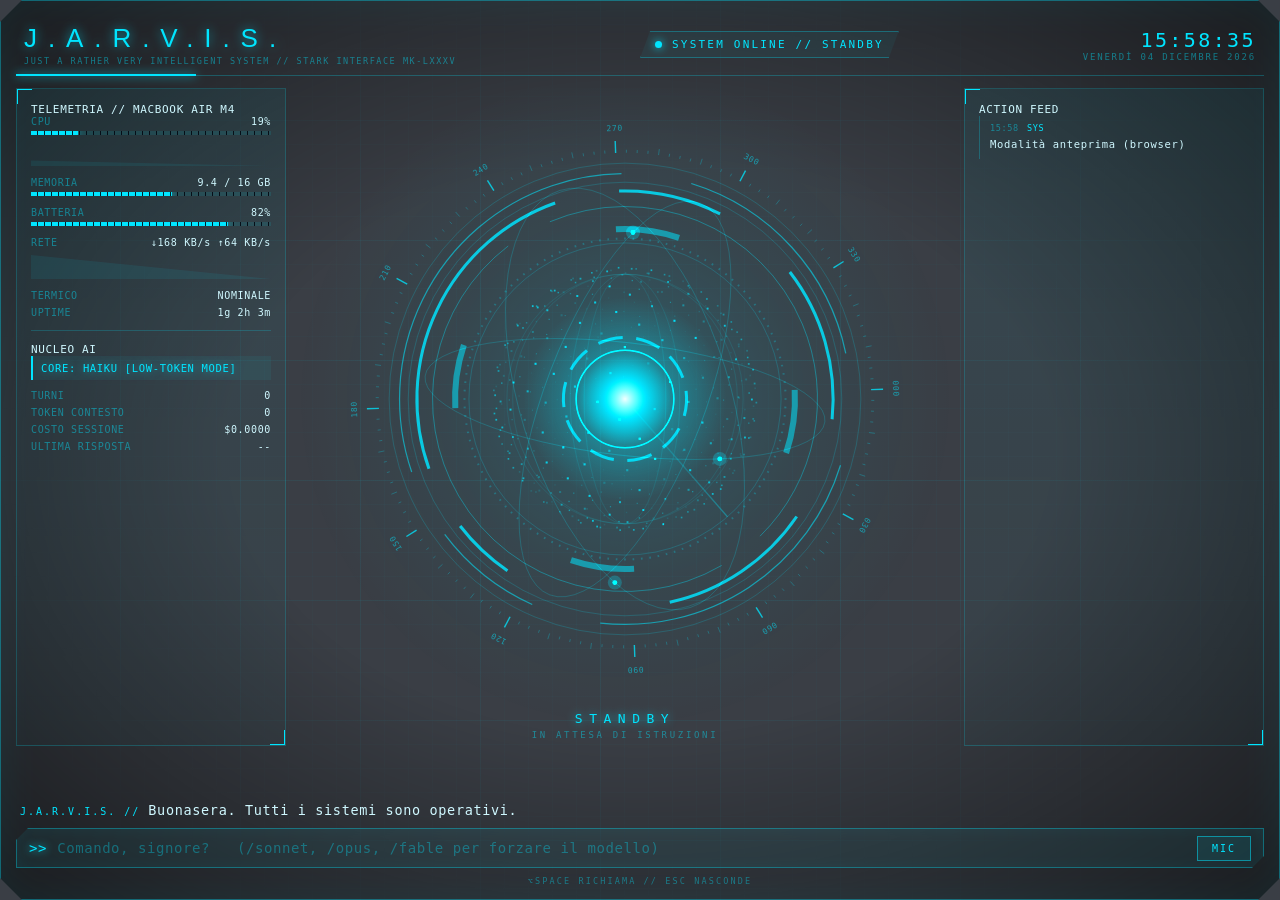
<file: HUD/index.html>
<!DOCTYPE html>
<html lang="it">
<head>
<meta charset="utf-8">
<meta name="viewport" content="width=device-width, initial-scale=1">
<title>J.A.R.V.I.S.</title>
<link rel="stylesheet" href="hud.css">
</head>
<body class="standby">
<div class="grid-bg"></div>
<div class="vignette"></div>

<header class="top">
  <div class="brand">
    <div class="logo">J.A.R.V.I.S.</div>
    <div class="sub">JUST A RATHER VERY INTELLIGENT SYSTEM // STARK INTERFACE MK-LXXXV</div>
  </div>
  <div class="status">
    <span class="dot"></span>
    <span id="status-text">SYSTEM ONLINE // STANDBY</span>
  </div>
  <div class="clock">
    <div id="clock-time">--:--:--</div>
    <div id="clock-date">---</div>
  </div>
</header>

<aside class="panel left">
  <div class="panel-title">TELEMETRIA // MACBOOK AIR M4</div>
  <div class="metric">
    <div class="row"><span>CPU</span><span id="cpu-val">--%</span></div>
    <div class="bar"><i id="cpu-bar"></i></div>
    <canvas class="spark" id="cpu-spark"></canvas>
  </div>
  <div class="metric">
    <div class="row"><span>MEMORIA</span><span id="ram-val">--</span></div>
    <div class="bar"><i id="ram-bar"></i></div>
  </div>
  <div class="metric">
    <div class="row"><span>BATTERIA</span><span id="batt-val">--%</span></div>
    <div class="bar"><i id="batt-bar"></i></div>
  </div>
  <div class="metric">
    <div class="row"><span>RETE</span><span id="net-val">-- / --</span></div>
    <canvas class="spark" id="net-spark"></canvas>
  </div>
  <div class="kv"><span>TERMICO</span><span id="thermal-val">--</span></div>
  <div class="kv"><span>UPTIME</span><span id="uptime-val">--</span></div>
  <div class="divider"></div>
  <div class="panel-title">NUCLEO AI</div>
  <div class="core-label" id="model-val">CORE: HAIKU [LOW-TOKEN MODE]</div>
  <div class="kv"><span>TURNI</span><span id="turns-val">0</span></div>
  <div class="kv"><span>TOKEN CONTESTO</span><span id="tok-val">0</span></div>
  <div class="kv"><span>COSTO SESSIONE</span><span id="cost-val">$0.0000</span></div>
  <div class="kv"><span>ULTIMA RISPOSTA</span><span id="lat-val">--</span></div>
</aside>

<main class="center">
  <canvas id="core"></canvas>
  <div class="module" id="module">
    <div class="module-name" id="module-name">STANDBY</div>
    <div class="module-sub" id="module-sub">IN ATTESA DI ISTRUZIONI</div>
  </div>
  <div class="alert" id="alert" hidden>
    <div class="alert-title">// PROTOCOLLO DI SICUREZZA: CONFERMA RICHIESTA</div>
    <div class="alert-text" id="alert-text"></div>
    <div class="alert-actions">
      <button id="btn-confirm">CONFERMA</button>
      <button id="btn-cancel" class="ghost">ANNULLA</button>
    </div>
    <div class="alert-hint">INVIO = CONFERMA // ESC = ANNULLA</div>
  </div>
</main>

<div class="right-col">
  <aside class="panel right">
    <div class="panel-title">ACTION FEED</div>
    <ul class="feed" id="feed"></ul>
  </aside>
</div>

<footer class="bottom">
  <div class="transcript">
    <div class="line user" id="t-user"></div>
    <div class="line tool" id="t-tool"></div>
    <div class="line reply" id="t-reply">Buonasera. Tutti i sistemi sono operativi.</div>
  </div>
  <form class="cmd" id="cmd-form" autocomplete="off">
    <span class="prompt">&gt;&gt;</span>
    <input id="cmd" type="text" spellcheck="false" placeholder="Comando, signore?   (/sonnet, /opus, /fable per forzare il modello)">
    <button type="button" class="mic" id="btn-mic" title="Push-to-talk">MIC</button>
  </form>
  <div class="hint">⌥SPACE RICHIAMA // ESC NASCONDE</div>
</footer>

<script src="hud.js"></script>
</body>
</html>
</file>
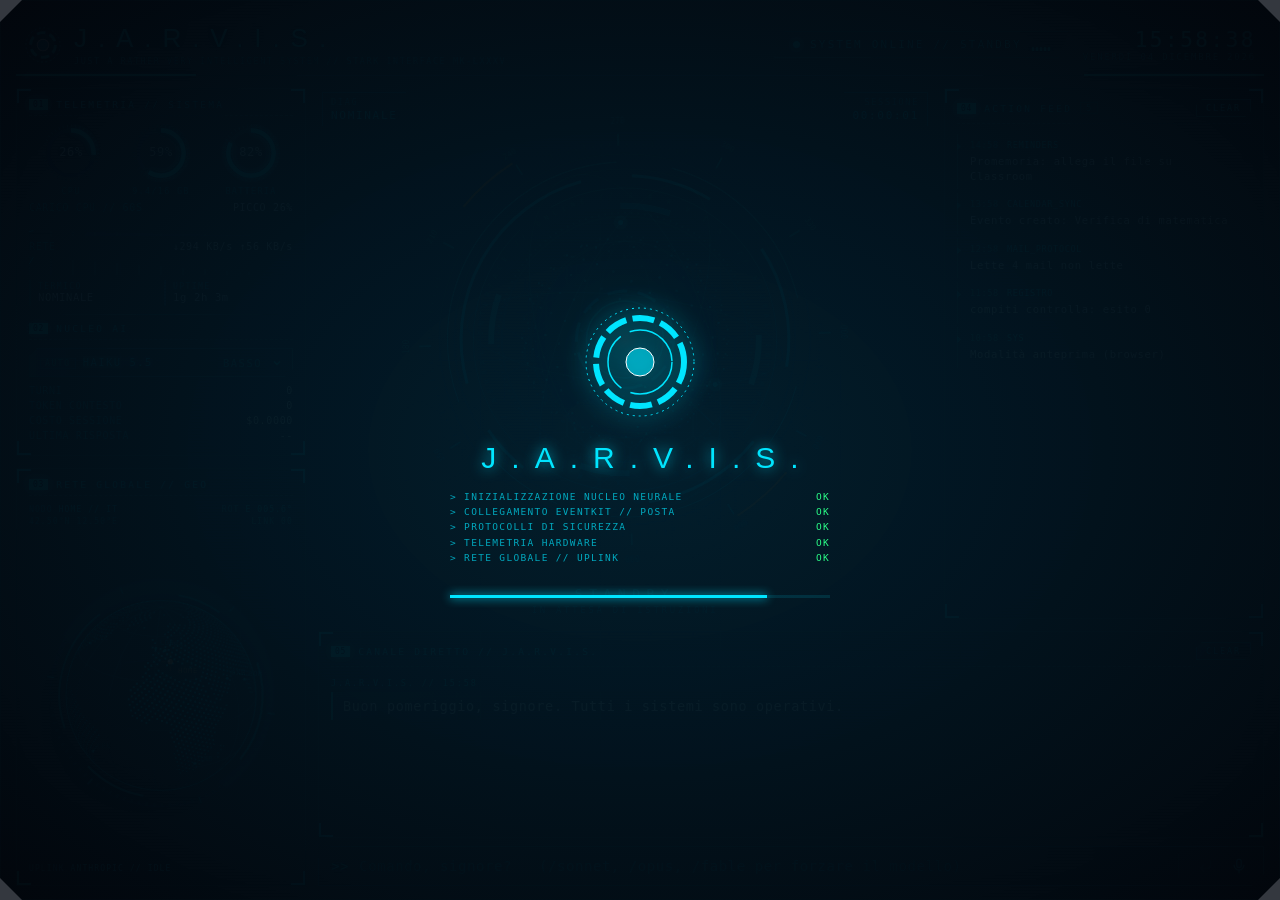
<file: macos/HUD/index.html>
<!DOCTYPE html>
<html lang="it">
<head>
<meta charset="utf-8">
<meta name="viewport" content="width=device-width, initial-scale=1">
<title>J.A.R.V.I.S.</title>
<link rel="stylesheet" href="hud.css">
</head>
<body class="standby">
<div class="grid-bg" aria-hidden="true"></div>
<div class="hex-bg" aria-hidden="true"></div>
<div class="scanlines" aria-hidden="true"></div>
<div class="vignette" aria-hidden="true"></div>

<!-- boot sequence (first load only, click to skip) -->
<div class="boot" id="boot" aria-hidden="true">
  <div class="boot-inner">
    <svg class="boot-reactor" viewBox="0 0 120 120">
      <circle cx="60" cy="60" r="54" class="br-ring" />
      <circle cx="60" cy="60" r="44" class="br-seg" />
      <circle cx="60" cy="60" r="32" class="br-ring2" />
      <circle cx="60" cy="60" r="14" class="br-core" />
    </svg>
    <div class="boot-title">J.A.R.V.I.S.</div>
    <div class="boot-lines" id="boot-lines"></div>
    <div class="boot-bar"><i id="boot-bar"></i></div>
  </div>
</div>

<header class="top">
  <div class="brand">
    <svg class="reactor" viewBox="0 0 40 40" aria-hidden="true">
      <circle cx="20" cy="20" r="18" class="r-out" />
      <circle cx="20" cy="20" r="13" class="r-seg" />
      <circle cx="20" cy="20" r="6" class="r-core" />
    </svg>
    <div>
      <div class="logo">J.A.R.V.I.S.</div>
      <div class="sub">JUST A RATHER VERY INTELLIGENT SYSTEM // STARK INTERFACE MK-LXXXV</div>
    </div>
  </div>
  <div class="status">
    <span class="dot" aria-hidden="true"></span>
    <span id="status-text" role="status">SYSTEM ONLINE // STANDBY</span>
    <span class="eq" aria-hidden="true"><i></i><i></i><i></i><i></i><i></i></span>
  </div>
  <div class="clock">
    <div id="clock-time">--:--:--</div>
    <div id="clock-date">---</div>
  </div>
  <div class="progress" id="progress" role="progressbar" aria-label="Avanzamento della richiesta" aria-valuemin="0" aria-valuemax="100" aria-valuenow="0">
    <i class="progress-fill" id="progress-fill"></i>
    <span class="progress-pct" id="progress-pct">0%</span>
  </div>
</header>

<div class="left-col">
  <aside class="panel telem">
    <div class="panel-title"><span class="idx">01</span><span id="telem-title">TELEMETRIA // SISTEMA</span></div>
    <div class="gauges">
      <div class="gauge" id="g-cpu">
        <svg viewBox="0 0 64 64" aria-hidden="true"><circle class="g-tick" cx="32" cy="32" r="30"/><circle class="g-trk" cx="32" cy="32" r="25"/><circle class="g-val" cx="32" cy="32" r="25"/></svg>
        <div class="g-num" id="cpu-val">--%</div>
        <div class="g-lbl">CPU</div>
      </div>
      <div class="gauge" id="g-ram">
        <svg viewBox="0 0 64 64" aria-hidden="true"><circle class="g-tick" cx="32" cy="32" r="30"/><circle class="g-trk" cx="32" cy="32" r="25"/><circle class="g-val" cx="32" cy="32" r="25"/></svg>
        <div class="g-num" id="ram-pct">--%</div>
        <div class="g-lbl" id="ram-val">MEM</div>
      </div>
      <div class="gauge" id="g-batt">
        <svg viewBox="0 0 64 64" aria-hidden="true"><circle class="g-tick" cx="32" cy="32" r="30"/><circle class="g-trk" cx="32" cy="32" r="25"/><circle class="g-val" cx="32" cy="32" r="25"/></svg>
        <div class="g-num" id="batt-val">--%</div>
        <div class="g-lbl" id="batt-lbl">BATT</div>
      </div>
    </div>
    <div class="metric">
      <div class="row"><span>CARICO CPU // 60S</span><span id="cpu-peak">PICCO --%</span></div>
      <canvas class="spark" id="cpu-spark" aria-hidden="true"></canvas>
    </div>
    <div class="metric">
      <div class="row"><span>RETE</span><span id="net-val">-- / --</span></div>
      <canvas class="spark" id="net-spark" aria-hidden="true"></canvas>
    </div>
    <div class="kv2">
      <div><span>TERMICO</span><b id="thermal-val">--</b></div>
      <div><span>UPTIME</span><b id="uptime-val">--</b></div>
    </div>
    <div class="divider"></div>
    <div class="panel-title"><span class="idx">02</span>NUCLEO AI</div>
    <button type="button" class="core-pick" id="core-pick" aria-haspopup="menu" aria-expanded="false" title="Cambia modello e impegno">
      <span class="cp-model"><em id="cp-auto" hidden>AUTO</em><b id="cp-name">HAIKU 5.5</b></span>
      <span class="cp-effort" id="cp-effort">BASSO</span>
      <svg class="cp-caret" viewBox="0 0 10 10" aria-hidden="true"><path d="M2 3.5l3 3 3-3"/></svg>
    </button>
    <div class="kv"><span>TURNI</span><span id="turns-val">0</span></div>
    <div class="kv"><span>TOKEN CONTESTO</span><span id="tok-val">0</span></div>
    <div class="kv"><span>COSTO SESSIONE</span><span id="cost-val">$0.0000</span></div>
    <div class="kv"><span>ULTIMA RISPOSTA</span><span id="lat-val">--</span></div>
  </aside>

  <aside class="panel globe-panel">
    <div class="panel-title"><span class="idx">03</span>RETE GLOBALE // GEO</div>
    <div class="globe-wrap">
      <canvas id="globe" aria-hidden="true"></canvas>
      <div class="geo tl"><div>NODO <b>HOME // IT</b></div><div>42.50°N 12.50°E</div></div>
      <div class="geo tr"><div>ROT <b id="geo-rot">000.0°</b></div><div id="geo-links">LINK 0</div></div>
      <div class="geo bl"><div>UPLINK <b id="geo-uplink">ANTHROPIC // IDLE</b></div></div>
    </div>
  </aside>
</div>

<main class="center">
  <canvas id="core" role="img" aria-label="Sfera animata di J.A.R.V.I.S.: cambia colore e movimento in base allo stato (attesa, ascolto, elaborazione, risposta)"></canvas>
  <div class="hud-corner tl"><div>DIAG</div><b id="diag-val">NOMINALE</b></div>
  <div class="hud-corner tr"><div>SESSIONE</div><b id="sess-val">00:00:00</b></div>
  <div class="module" id="module">
    <div class="module-name" id="module-name">STANDBY</div>
    <div class="module-sub" id="module-sub">IN ATTESA DI ISTRUZIONI</div>
  </div>
  <div class="alert" id="alert" role="alertdialog" aria-modal="true" aria-labelledby="alert-title" aria-describedby="alert-text" hidden>
    <div class="alert-title" id="alert-title">// PROTOCOLLO DI SICUREZZA: CONFERMA RICHIESTA</div>
    <div class="alert-text" id="alert-text"></div>
    <div class="alert-actions">
      <button id="btn-confirm">CONFERMA</button>
      <button id="btn-cancel" class="ghost">ANNULLA</button>
    </div>
    <div class="alert-hint">INVIO = CONFERMA // ESC = ANNULLA</div>
  </div>
</main>

<div class="right-col">
  <aside class="panel right">
    <div class="panel-head">
      <div class="panel-title"><span class="idx">04</span>ACTION FEED <span class="count" id="feed-count">0</span></div>
      <button class="mini" id="btn-clear-feed" title="Elimina tutte le voci del feed">CLEAR</button>
    </div>
    <ul class="feed scroll" id="feed" aria-label="Azioni eseguite" aria-live="polite"></ul>
  </aside>
</div>

<footer class="bottom">
  <section class="panel chat">
    <div class="panel-head">
      <div class="panel-title"><span class="idx">05</span>CANALE DIRETTO // J.A.R.V.I.S.</div>
      <button class="mini" id="btn-clear-chat" title="Pulisce la cronologia della chat">CLEAR</button>
    </div>
    <div class="chat-log scroll" id="chat" role="log" aria-live="polite" aria-label="Conversazione con J.A.R.V.I.S."></div>
    <button class="jump" id="btn-jump" hidden>▼ ULTIMI MESSAGGI</button>
  </section>
  <form class="cmd" id="cmd-form" autocomplete="off">
    <span class="prompt" aria-hidden="true">&gt;&gt;</span>
    <label for="cmd" class="sr-only">Comando per J.A.R.V.I.S.</label>
    <input id="cmd" type="text" spellcheck="false" placeholder="Comando, signore?   (/sonnet, /opus, /fable per forzare il modello)">
    <div class="cmd-actions">
      <button type="submit" class="icon-btn send" id="btn-send" title="Invia (Invio)" aria-label="Invia" disabled>
        <svg viewBox="0 0 24 24" aria-hidden="true"><path d="M19 5v7a3 3 0 0 1-3 3H6"/><path d="M10 11l-4 4 4 4"/></svg>
      </button>
      <button type="button" class="icon-btn mic" id="btn-mic" title="Parla (push-to-talk)" aria-label="Microfono: parla a J.A.R.V.I.S." aria-pressed="false">
        <svg viewBox="0 0 24 24" aria-hidden="true"><rect x="9" y="3" width="6" height="11" rx="3"/><path d="M5.5 11a6.5 6.5 0 0 0 13 0"/><path d="M12 17.5V21"/></svg>
      </button>
    </div>
  </form>
</footer>

<div class="pick-pop" id="pick-pop" role="menu" hidden>
  <div class="pp-list" id="pp-models"></div>
  <div class="pp-sep"></div>
  <button type="button" class="pp-row pp-effort-row" id="pp-effort-row" role="menuitem" aria-haspopup="menu">
    <span>IMPEGNO</span><span class="pp-val" id="pp-effort-val">AUTO</span>
    <svg class="pp-chev" viewBox="0 0 10 10" aria-hidden="true"><path d="M3.5 2l3 3-3 3"/></svg>
  </button>
</div>
<div class="pp-sub" id="pp-sub" role="menu" hidden>
  <p class="pp-note">Uno sforzo maggiore significa risposte più approfondite, ma richiede più tempo e consuma i limiti più velocemente.</p>
  <div class="pp-list" id="pp-efforts"></div>
</div>

<script src="globe.js"></script>
<script src="hud.js"></script>
</body>
</html>
</file>
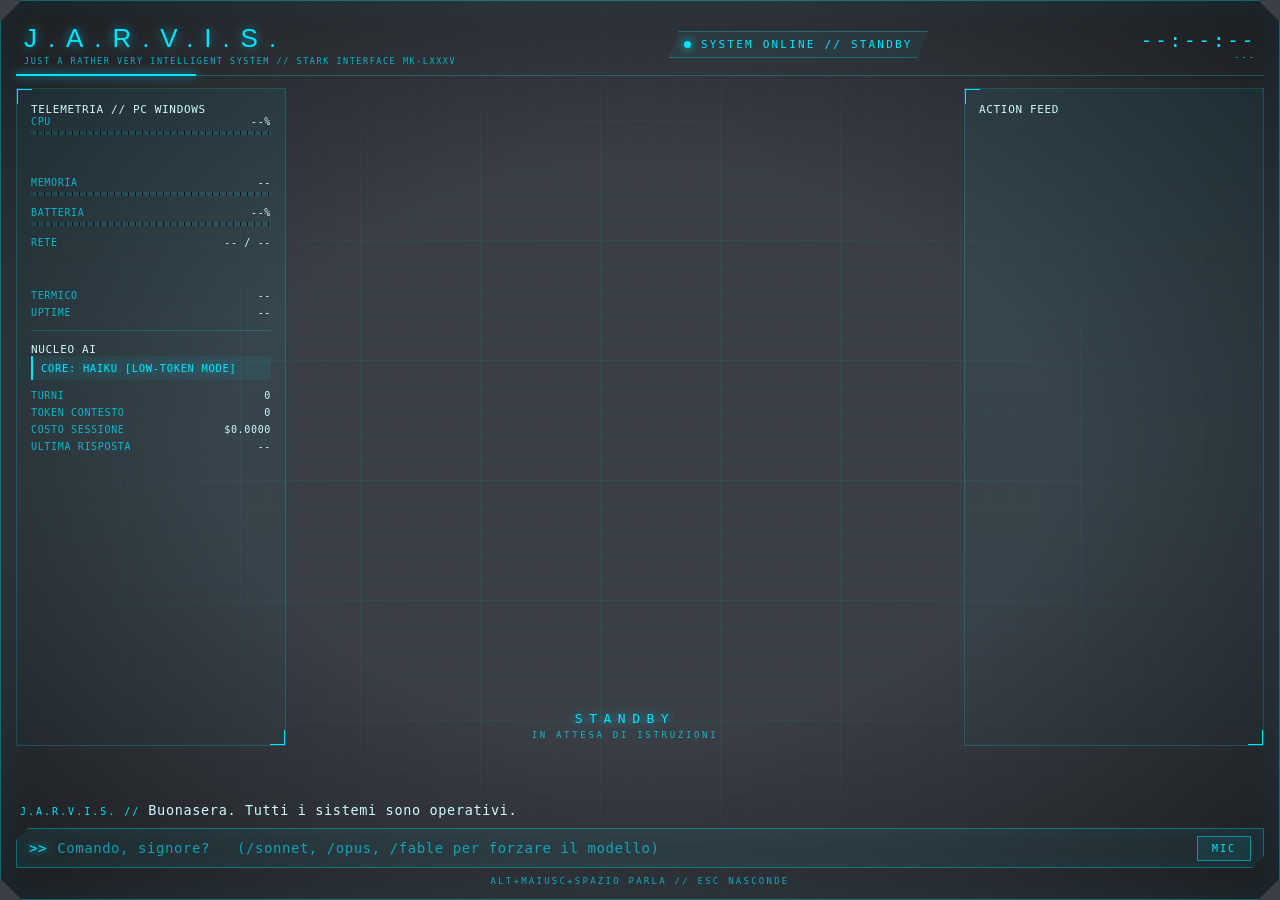
<file: windows/jarvis/HUD/index.html>
<!DOCTYPE html>
<html lang="it">
<head>
<meta charset="utf-8">
<meta name="viewport" content="width=device-width, initial-scale=1">
<title>J.A.R.V.I.S.</title>
<link rel="stylesheet" href="hud.css">
</head>
<body class="standby">
<div class="grid-bg" aria-hidden="true"></div>
<div class="vignette" aria-hidden="true"></div>

<header class="top">
  <div class="brand">
    <div class="logo">J.A.R.V.I.S.</div>
    <div class="sub">JUST A RATHER VERY INTELLIGENT SYSTEM // STARK INTERFACE MK-LXXXV</div>
  </div>
  <div class="status">
    <span class="dot" aria-hidden="true"></span>
    <span id="status-text" role="status">SYSTEM ONLINE // STANDBY</span>
  </div>
  <div class="clock">
    <div id="clock-time">--:--:--</div>
    <div id="clock-date">---</div>
  </div>
</header>

<aside class="panel left">
  <div class="panel-title">TELEMETRIA // PC WINDOWS</div>
  <div class="metric">
    <div class="row"><span>CPU</span><span id="cpu-val">--%</span></div>
    <div class="bar"><i id="cpu-bar"></i></div>
    <canvas class="spark" id="cpu-spark" aria-hidden="true"></canvas>
  </div>
  <div class="metric">
    <div class="row"><span>MEMORIA</span><span id="ram-val">--</span></div>
    <div class="bar"><i id="ram-bar"></i></div>
  </div>
  <div class="metric">
    <div class="row"><span>BATTERIA</span><span id="batt-val">--%</span></div>
    <div class="bar"><i id="batt-bar"></i></div>
  </div>
  <div class="metric">
    <div class="row"><span>RETE</span><span id="net-val">-- / --</span></div>
    <canvas class="spark" id="net-spark" aria-hidden="true"></canvas>
  </div>
  <div class="kv"><span>TERMICO</span><span id="thermal-val">--</span></div>
  <div class="kv"><span>UPTIME</span><span id="uptime-val">--</span></div>
  <div class="divider"></div>
  <div class="panel-title">NUCLEO AI</div>
  <div class="core-label" id="model-val">CORE: HAIKU [LOW-TOKEN MODE]</div>
  <div class="kv"><span>TURNI</span><span id="turns-val">0</span></div>
  <div class="kv"><span>TOKEN CONTESTO</span><span id="tok-val">0</span></div>
  <div class="kv"><span>COSTO SESSIONE</span><span id="cost-val">$0.0000</span></div>
  <div class="kv"><span>ULTIMA RISPOSTA</span><span id="lat-val">--</span></div>
</aside>

<main class="center">
  <canvas id="core" role="img" aria-label="Sfera animata di J.A.R.V.I.S.: cambia colore e movimento in base allo stato (attesa, ascolto, elaborazione, risposta)"></canvas>
  <div class="module" id="module">
    <div class="module-name" id="module-name">STANDBY</div>
    <div class="module-sub" id="module-sub">IN ATTESA DI ISTRUZIONI</div>
  </div>
  <div class="alert" id="alert" role="alertdialog" aria-modal="true" aria-labelledby="alert-title" aria-describedby="alert-text" hidden>
    <div class="alert-title" id="alert-title">// PROTOCOLLO DI SICUREZZA: CONFERMA RICHIESTA</div>
    <div class="alert-text" id="alert-text"></div>
    <div class="alert-actions">
      <button id="btn-confirm">CONFERMA</button>
      <button id="btn-cancel" class="ghost">ANNULLA</button>
    </div>
    <div class="alert-hint">INVIO = CONFERMA // ESC = ANNULLA</div>
  </div>
</main>

<div class="right-col">
  <aside class="panel right">
    <div class="panel-title">ACTION FEED</div>
    <ul class="feed" id="feed" aria-label="Azioni eseguite" aria-live="polite"></ul>
  </aside>
</div>

<footer class="bottom">
  <div class="transcript">
    <div class="line user" id="t-user"></div>
    <div class="line tool" id="t-tool"></div>
    <div class="line reply" id="t-reply" role="status" aria-live="polite">Buonasera. Tutti i sistemi sono operativi.</div>
  </div>
  <form class="cmd" id="cmd-form" autocomplete="off">
    <span class="prompt" aria-hidden="true">&gt;&gt;</span>
    <label for="cmd" class="sr-only">Comando per J.A.R.V.I.S.</label>
    <input id="cmd" type="text" spellcheck="false" placeholder="Comando, signore?   (/sonnet, /opus, /fable per forzare il modello)">
    <button type="button" class="mic" id="btn-mic" title="Push-to-talk" aria-label="Microfono: parla a J.A.R.V.I.S.">MIC</button>
  </form>
  <div class="hint">ALT+MAIUSC+SPAZIO PARLA // ESC NASCONDE</div>
</footer>

<script src="hud.js"></script>
</body>
</html>
</file>
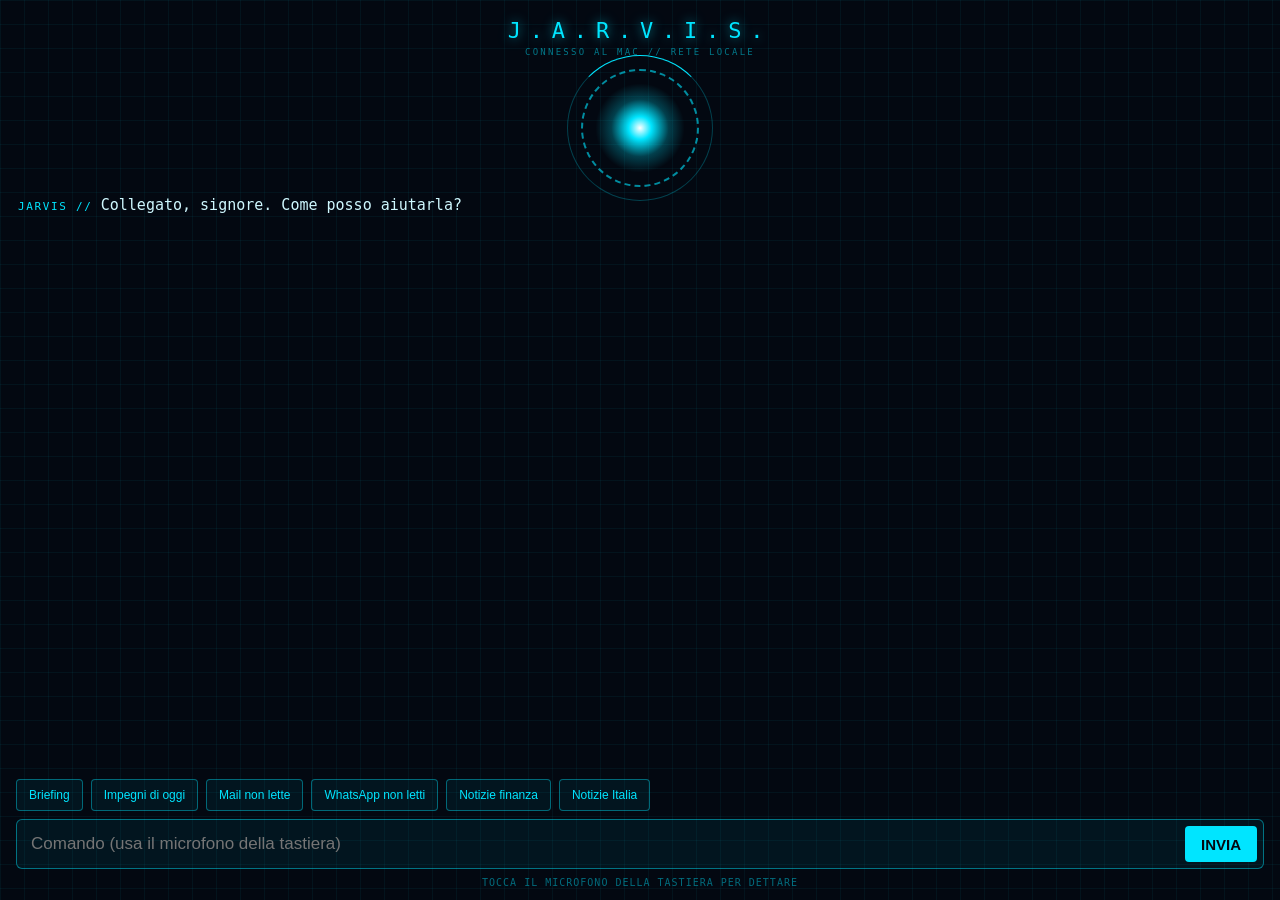
<file: HUD/mobile.html>
<!DOCTYPE html>
<html lang="it">
<head>
<meta charset="utf-8">
<meta name="viewport" content="width=device-width, initial-scale=1, viewport-fit=cover">
<meta name="apple-mobile-web-app-capable" content="yes">
<meta name="apple-mobile-web-app-status-bar-style" content="black-translucent">
<meta name="apple-mobile-web-app-title" content="JARVIS">
<title>J.A.R.V.I.S.</title>
<style>
  :root { --c: #00E5FF; --c-rgb: 0,229,255; --bg: #030811; }
  body.busy { --c: #FFB800; --c-rgb: 255,184,0; }
  body.alert { --c: #FF2A2A; --c-rgb: 255,42,42; }
  * { box-sizing: border-box; -webkit-tap-highlight-color: transparent; }
  html, body { margin: 0; height: 100%; background: var(--bg); color: #CFF8FF; font-family: -apple-system, "SF Mono", Menlo, monospace; }
  body { display: flex; flex-direction: column; padding: env(safe-area-inset-top) 16px calc(env(safe-area-inset-bottom) + 12px);
    background-image: linear-gradient(rgba(var(--c-rgb),.05) 1px, transparent 1px), linear-gradient(90deg, rgba(var(--c-rgb),.05) 1px, transparent 1px);
    background-size: 24px 24px; transition: background-color .4s; }
  header { text-align: center; padding: 18px 0 8px; }
  .logo { color: var(--c); letter-spacing: .4em; font-weight: 300; font-size: 22px; text-shadow: 0 0 12px rgba(var(--c-rgb),.7); }
  .sub { font-size: 9px; letter-spacing: .25em; color: rgba(var(--c-rgb),.5); margin-top: 4px; }
  .core { width: 120px; height: 120px; margin: 18px auto; border-radius: 50%; position: relative;
    background: radial-gradient(circle, #fff 0, var(--c) 18%, rgba(var(--c-rgb),.25) 45%, transparent 70%);
    animation: breathe 2.4s ease-in-out infinite; }
  .core::before, .core::after { content: ""; position: absolute; inset: -14px; border-radius: 50%; border: 2px dashed rgba(var(--c-rgb),.6); animation: spin 12s linear infinite; }
  .core::after { inset: -28px; border: 1px solid rgba(var(--c-rgb),.25); border-top-color: var(--c); animation-duration: 5s; animation-direction: reverse; }
  body.busy .core::before, body.busy .core::after { animation-duration: 1.5s; }
  #log { flex: 1; overflow-y: auto; font-size: 15px; line-height: 1.45; padding: 4px 2px; }
  .me { color: rgba(var(--c-rgb),.6); margin: 10px 0 2px; font-size: 13px; }
  .me::before { content: "TU // "; }
  .j { margin-bottom: 8px; }
  .j::before { content: "JARVIS // "; color: var(--c); font-size: 11px; letter-spacing: .15em; }
  .chips { display: flex; gap: 8px; overflow-x: auto; padding: 8px 0; }
  .chip { flex: none; border: 1px solid rgba(var(--c-rgb),.4); color: var(--c); background: rgba(var(--c-rgb),.06); padding: 8px 12px; font-size: 12px; border-radius: 4px; }
  .confirm { display: none; gap: 10px; padding: 8px 0; }
  body.alert .confirm { display: flex; }
  .confirm button { flex: 1; padding: 14px; font-size: 15px; border: 1px solid #FF2A2A; color: #fff; background: rgba(255,42,42,.35); border-radius: 4px; }
  .confirm button.no { background: transparent; color: #FFB3B3; }
  form { display: flex; gap: 8px; border: 1px solid rgba(var(--c-rgb),.45); background: rgba(var(--c-rgb),.06); padding: 6px; border-radius: 6px; }
  input { flex: 1; background: transparent; border: none; outline: none; color: #fff; font-size: 17px; padding: 8px; }
  form button { background: var(--c); color: var(--bg); border: none; font-weight: 600; padding: 0 16px; border-radius: 4px; font-size: 15px; }
  .hint { text-align: center; font-size: 10px; color: rgba(var(--c-rgb),.45); margin-top: 8px; letter-spacing: .1em; }
  .up { color: #2BFF88; } .down { color: #FF4D4D; }
  .core { width: 90px; height: 90px; }
  @keyframes breathe { 50% { transform: scale(1.06); } }
  @keyframes spin { to { transform: rotate(360deg); } }
</style>
</head>
<body>
<header><div class="logo">J.A.R.V.I.S.</div><div class="sub">CONNESSO AL MAC // RETE LOCALE</div></header>
<div class="core"></div>
<div id="log"></div>
<div class="chips">
  <button class="chip">Briefing</button><button class="chip">Impegni di oggi</button><button class="chip">Mail non lette</button>
  <button class="chip">WhatsApp non letti</button><button class="chip">Notizie finanza</button><button class="chip">Notizie Italia</button>
</div>
<div class="confirm"><button id="yes">CONFERMA</button><button id="no" class="no">ANNULLA</button></div>
<form id="f"><input id="t" placeholder="Comando (usa il microfono della tastiera)" autocomplete="off"><button>INVIA</button></form>
<div class="hint">TOCCA IL MICROFONO DELLA TASTIERA PER DETTARE</div>
<script>
const TOKEN = "__TOKEN__";
const log = document.getElementById("log");
function add(cls, text) { const d = document.createElement("div"); d.className = cls; d.textContent = text; log.appendChild(d); log.scrollTop = log.scrollHeight; }
function say(text) {
  if (!("speechSynthesis" in window)) return;
  speechSynthesis.cancel();
  const u = new SpeechSynthesisUtterance(text.replace(/\[[a-z]{1,2}\d+\]/g, ""));
  u.lang = "it-IT"; u.rate = 1.05;
  speechSynthesis.speak(u);
}
async function ask(text) {
  add("me", text);
  document.body.className = "busy";
  try {
    const r = await fetch("/ask", { method: "POST", headers: { "Authorization": "Bearer " + TOKEN, "Content-Type": "application/json" }, body: JSON.stringify({ text }) });
    const reply = await r.text();
    add("j", reply);
    document.body.className = /conferma|confermi|procedo\?/i.test(reply) ? "alert" : "";
    say(reply);
  } catch (e) {
    document.body.className = "";
    add("j", "Mac non raggiungibile: deve essere acceso, sveglio e sulla stessa rete (o su Tailscale).");
  }
}
document.getElementById("f").onsubmit = (e) => { e.preventDefault(); const t = document.getElementById("t"); const v = t.value.trim(); if (v) { t.value = ""; ask(v); } };
document.querySelectorAll(".chip").forEach((b) => b.onclick = () => ask(b.textContent));
document.getElementById("yes").onclick = () => ask("sì");
document.getElementById("no").onclick = () => ask("no");
add("j", "Collegato, signore. Come posso aiutarla?");

</script>
</body>
</html>
</file>
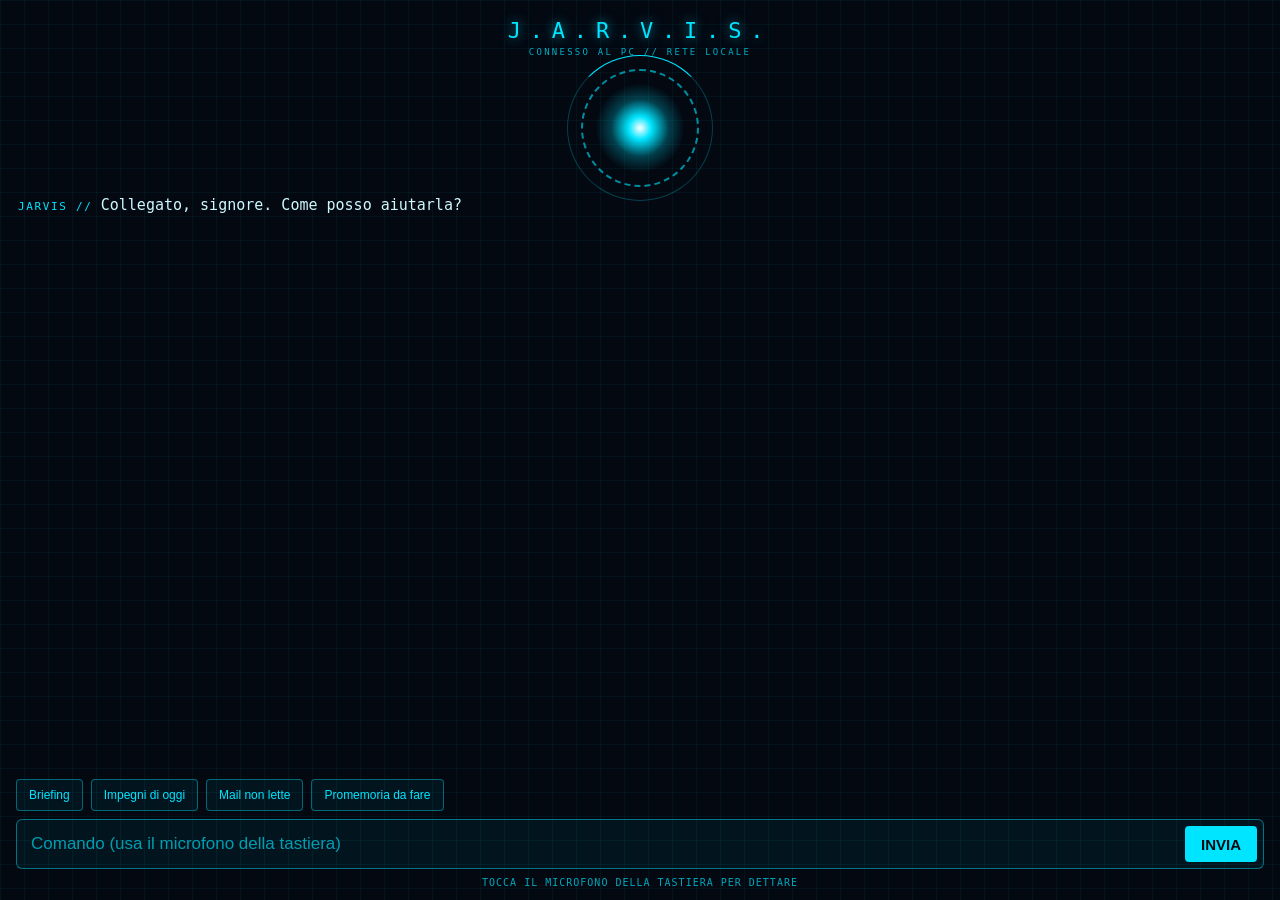
<file: windows/jarvis/HUD/mobile.html>
<!DOCTYPE html>
<html lang="it">
<head>
<meta charset="utf-8">
<meta name="viewport" content="width=device-width, initial-scale=1, viewport-fit=cover">
<meta name="apple-mobile-web-app-capable" content="yes">
<meta name="apple-mobile-web-app-status-bar-style" content="black-translucent">
<meta name="apple-mobile-web-app-title" content="JARVIS">
<title>J.A.R.V.I.S.</title>
<style>
  :root { --c: #00E5FF; --c-rgb: 0,229,255; --bg: #030811; }
  body.busy { --c: #FFB800; --c-rgb: 255,184,0; }
  body.alert { --c: #FF2A2A; --c-rgb: 255,42,42; }
  * { box-sizing: border-box; -webkit-tap-highlight-color: transparent; }
  html, body { margin: 0; height: 100%; background: var(--bg); color: #CFF8FF; font-family: -apple-system, "SF Mono", Menlo, monospace; }
  body { display: flex; flex-direction: column; padding: env(safe-area-inset-top) 16px calc(env(safe-area-inset-bottom) + 12px);
    background-image: linear-gradient(rgba(var(--c-rgb),.05) 1px, transparent 1px), linear-gradient(90deg, rgba(var(--c-rgb),.05) 1px, transparent 1px);
    background-size: 24px 24px; transition: background-color .4s; }
  header { text-align: center; padding: 18px 0 8px; }
  .logo { color: var(--c); letter-spacing: .4em; font-weight: 300; font-size: 22px; text-shadow: 0 0 12px rgba(var(--c-rgb),.7); }
  .sub { font-size: 9px; letter-spacing: .25em; color: rgba(var(--c-rgb),.75); margin-top: 4px; }
  .core { width: 120px; height: 120px; margin: 18px auto; border-radius: 50%; position: relative;
    background: radial-gradient(circle, #fff 0, var(--c) 18%, rgba(var(--c-rgb),.25) 45%, transparent 70%);
    animation: breathe 2.4s ease-in-out infinite; }
  .core::before, .core::after { content: ""; position: absolute; inset: -14px; border-radius: 50%; border: 2px dashed rgba(var(--c-rgb),.6); animation: spin 12s linear infinite; }
  .core::after { inset: -28px; border: 1px solid rgba(var(--c-rgb),.25); border-top-color: var(--c); animation-duration: 5s; animation-direction: reverse; }
  body.busy .core::before, body.busy .core::after { animation-duration: 1.5s; }
  #log { flex: 1; overflow-y: auto; font-size: 15px; line-height: 1.45; padding: 4px 2px; }
  .me { color: rgba(var(--c-rgb),.8); margin: 10px 0 2px; font-size: 13px; }
  .me::before { content: "TU // "; }
  .j { margin-bottom: 8px; }
  .j::before { content: "JARVIS // "; color: var(--c); font-size: 11px; letter-spacing: .15em; }
  .chips { display: flex; gap: 8px; overflow-x: auto; padding: 8px 0; }
  .chip { flex: none; border: 1px solid rgba(var(--c-rgb),.4); color: var(--c); background: rgba(var(--c-rgb),.06); padding: 8px 12px; font-size: 12px; border-radius: 4px; }
  .confirm { display: none; gap: 10px; padding: 8px 0; }
  body.alert .confirm { display: flex; }
  .confirm button { flex: 1; padding: 14px; font-size: 15px; border: 1px solid #FF2A2A; color: #fff; background: rgba(255,42,42,.35); border-radius: 4px; }
  .confirm button.no { background: transparent; color: #FFB3B3; }
  form { display: flex; gap: 8px; border: 1px solid rgba(var(--c-rgb),.45); background: rgba(var(--c-rgb),.06); padding: 6px; border-radius: 6px; }
  input { flex: 1; background: transparent; border: none; outline: none; color: #fff; font-size: 17px; padding: 8px; }
  form button { background: var(--c); color: var(--bg); border: none; font-weight: 600; padding: 0 16px; border-radius: 4px; font-size: 15px; }
  .hint { text-align: center; font-size: 10px; color: rgba(var(--c-rgb),.72); margin-top: 8px; letter-spacing: .1em; }
  .up { color: #2BFF88; } .down { color: #FF4D4D; }
  .core { width: 90px; height: 90px; }
  input::placeholder { color: rgba(var(--c-rgb),.65); }
  .sr-only { position: absolute; width: 1px; height: 1px; overflow: hidden; clip: rect(0 0 0 0); white-space: nowrap; }
  button:focus-visible { outline: 2px solid #fff; outline-offset: 2px; }
  form:focus-within { border-color: var(--c); }
  @media (prefers-reduced-motion: reduce) {
    *, *::before, *::after { animation-duration: .001ms !important; animation-iteration-count: 1 !important; transition-duration: .001ms !important; }
  }
  @keyframes breathe { 50% { transform: scale(1.06); } }
  @keyframes spin { to { transform: rotate(360deg); } }
</style>
</head>
<body>
<header><div class="logo">J.A.R.V.I.S.</div><div class="sub">CONNESSO AL PC // RETE LOCALE</div></header>
<div class="core" aria-hidden="true"></div>
<div id="log" role="log" aria-live="polite" aria-label="Conversazione con J.A.R.V.I.S."></div>
<div class="chips" role="group" aria-label="Comandi rapidi">
  <button class="chip">Briefing</button><button class="chip">Impegni di oggi</button><button class="chip">Mail non lette</button>
  <button class="chip">Promemoria da fare</button>
</div>
<div class="confirm"><button id="yes">CONFERMA</button><button id="no" class="no">ANNULLA</button></div>
<form id="f"><label for="t" class="sr-only">Comando per J.A.R.V.I.S.</label><input id="t" placeholder="Comando (usa il microfono della tastiera)" autocomplete="off"><button>INVIA</button></form>
<div class="hint">TOCCA IL MICROFONO DELLA TASTIERA PER DETTARE</div>
<script>
const TOKEN = "__TOKEN__";
const log = document.getElementById("log");
function add(cls, text) { const d = document.createElement("div"); d.className = cls; d.textContent = text; log.appendChild(d); log.scrollTop = log.scrollHeight; }
function say(text) {
  if (!("speechSynthesis" in window)) return;
  speechSynthesis.cancel();
  const u = new SpeechSynthesisUtterance(text.replace(/\[[a-z]{1,2}\d+\]/g, ""));
  u.lang = "it-IT"; u.rate = 1.05;
  speechSynthesis.speak(u);
}
async function ask(text) {
  add("me", text);
  document.body.className = "busy";
  try {
    const r = await fetch("/ask", { method: "POST", headers: { "Authorization": "Bearer " + TOKEN, "Content-Type": "application/json" }, body: JSON.stringify({ text }) });
    const reply = await r.text();
    add("j", reply);
    document.body.className = /conferma|confermi|procedo\?/i.test(reply) ? "alert" : "";
    say(reply);
  } catch (e) {
    document.body.className = "";
    add("j", "PC non raggiungibile: deve essere acceso, sveglio e sulla stessa rete (o su Tailscale).");
  }
}
document.getElementById("f").onsubmit = (e) => { e.preventDefault(); const t = document.getElementById("t"); const v = t.value.trim(); if (v) { t.value = ""; ask(v); } };
document.querySelectorAll(".chip").forEach((b) => b.onclick = () => ask(b.textContent));
document.getElementById("yes").onclick = () => ask("sì");
document.getElementById("no").onclick = () => ask("no");
add("j", "Collegato, signore. Come posso aiutarla?");

</script>
</body>
</html>
</file>
<file: HUD/hud.css>
:root {
  --cyan: #00E5FF;
  --sky: #38BDF8;
  --amber: #FFB800;
  --red: #FF2A2A;
  --up: #2BFF88;
  --down: #FF4D4D;
  --c: var(--cyan);
  --c-rgb: 0, 229, 255;
  --bg: rgba(3, 8, 17, 0.78);
  --text: #CFF8FF;
  --dim: rgba(0, 229, 255, 0.45);
  --mono: "SF Mono", ui-monospace, Menlo, monospace;
  --sans: "SF Pro Display", -apple-system, "Helvetica Neue", sans-serif;
}
body.thinking { --c: var(--amber); --c-rgb: 255, 184, 0; --dim: rgba(255, 184, 0, 0.5); }
body.alert    { --c: var(--red);   --c-rgb: 255, 42, 42;  --dim: rgba(255, 42, 42, 0.55); }
body.listening { --c: var(--sky);  --c-rgb: 56, 189, 248; }

* { box-sizing: border-box; margin: 0; padding: 0; }
html, body { width: 100%; height: 100%; overflow: hidden; background: transparent; }
body {
  font-family: var(--mono);
  color: var(--text);
  font-size: 11px;
  letter-spacing: 0.06em;
  display: grid;
  grid-template-columns: 270px 1fr 300px;
  grid-template-rows: 62px minmax(260px, 1fr) auto;
  grid-template-areas: "top top top" "left center right" "bottom bottom bottom";
  gap: 12px;
  padding: 14px 16px;
  background: var(--bg);
  -webkit-user-select: none;
  user-select: none;
  cursor: default;
  /* chamfered visor frame */
  clip-path: polygon(22px 0, calc(100% - 22px) 0, 100% 22px, 100% calc(100% - 22px), calc(100% - 22px) 100%, 22px 100%, 0 calc(100% - 22px), 0 22px);
}
body, .panel, .bar i, .logo, .status, button, input, .feed li .tag { transition: color .5s, border-color .5s, background-color .5s, box-shadow .5s; }

.grid-bg {
  position: fixed; inset: 0; pointer-events: none; z-index: -1;
  background-image:
    linear-gradient(rgba(var(--c-rgb), 0.05) 1px, transparent 1px),
    linear-gradient(90deg, rgba(var(--c-rgb), 0.05) 1px, transparent 1px),
    linear-gradient(rgba(var(--c-rgb), 0.025) 1px, transparent 1px),
    linear-gradient(90deg, rgba(var(--c-rgb), 0.025) 1px, transparent 1px);
  background-size: 120px 120px, 120px 120px, 24px 24px, 24px 24px;
  mask-image: radial-gradient(ellipse at center, #000 30%, transparent 85%);
}
.vignette {
  position: fixed; inset: 0; pointer-events: none; z-index: -1;
  background: radial-gradient(ellipse at center, transparent 45%, rgba(0, 0, 0, 0.55) 100%);
  box-shadow: inset 0 0 0 1px rgba(var(--c-rgb), 0.35), inset 0 0 40px rgba(var(--c-rgb), 0.08);
}

/* top bar */
.top { grid-area: top; display: flex; align-items: center; justify-content: space-between;
  border-bottom: 1px solid rgba(var(--c-rgb), 0.25); padding: 0 8px; position: relative; }
.top::after { content: ""; position: absolute; left: 0; bottom: -1px; width: 180px; height: 2px; background: var(--c); box-shadow: 0 0 10px var(--c); }
.logo { font-family: var(--sans); font-weight: 300; font-size: 26px; letter-spacing: 0.42em; color: var(--c);
  text-shadow: 0 0 12px rgba(var(--c-rgb), 0.7); }
.sub { font-size: 8.5px; color: var(--dim); letter-spacing: 0.18em; margin-top: 2px; }
.status { display: flex; align-items: center; gap: 10px; font-size: 11px; color: var(--c); letter-spacing: 0.2em;
  padding: 6px 14px; border: 1px solid rgba(var(--c-rgb), 0.3); background: rgba(var(--c-rgb), 0.05);
  clip-path: polygon(10px 0, 100% 0, calc(100% - 10px) 100%, 0 100%); }
.dot { width: 7px; height: 7px; border-radius: 50%; background: var(--c); box-shadow: 0 0 8px var(--c); animation: blink 1.6s infinite; }
.clock { text-align: right; }
#clock-time { font-size: 20px; color: var(--c); font-weight: 300; letter-spacing: 0.12em; }
#clock-date { font-size: 9px; color: var(--dim); letter-spacing: 0.2em; }

/* panels */
.panel { position: relative; padding: 14px 14px 12px; border: 1px solid rgba(var(--c-rgb), 0.18);
  background: linear-gradient(180deg, rgba(var(--c-rgb), 0.06), rgba(var(--c-rgb), 0.015));
  overflow: hidden; }
.panel::before, .panel::after { content: ""; position: absolute; width: 14px; height: 14px; border: 2px solid var(--c); }
.panel::before { top: -1px; left: -1px; border-right: none; border-bottom: none; }
.panel::after { bottom: -1px; right: -1px; border-left: none; border-top: none; }
.left { grid-area: left; }
.right-col { grid-area: right; display: flex; flex-direction: column; gap: 12px; min-height: 0; }
.right { display: flex; flex-direction: column; flex: 1; min-height: 0; }

  text-shadow: 0 0 10px rgba(var(--c-rgb), .5); }
  margin-top: 6px; padding-top: 6px; border-top: 1px dashed rgba(var(--c-rgb), 0.2); margin-bottom: 3px; }
  display: -webkit-box; -webkit-line-clamp: 2; -webkit-box-orient: vertical; overflow: hidden; }
/* price vs sell threshold / SMA / buy threshold */
  border-right: 1px solid var(--up); }
  box-shadow: 0 0 8px rgba(var(--c-rgb), .9), 0 0 2px #fff; }
.panel-title { font-size: 9.5px; color: var(--c); letter-spacing: 0.24em; margin-bottom: 12px; padding-bottom: 6px;
  border-bottom: 1px dashed rgba(var(--c-rgb), 0.25); }
.metric { margin-bottom: 11px; }
.row, .kv { display: flex; justify-content: space-between; font-size: 10px; margin-bottom: 4px; }
.row span:first-child, .kv span:first-child { color: var(--dim); }
.row span:last-child, .kv span:last-child { color: var(--text); }
.kv { margin-bottom: 6px; }
.bar { height: 4px; background: rgba(var(--c-rgb), 0.1); position: relative; overflow: hidden; }
.bar i { position: absolute; left: 0; top: 0; bottom: 0; width: 0; background: var(--c); box-shadow: 0 0 8px var(--c);
  transition: width .8s ease, background-color .5s; }
.bar::after { content: ""; position: absolute; inset: 0; background: repeating-linear-gradient(90deg, transparent 0 6px, rgba(3,8,17,.9) 6px 7px); }
.spark { width: 100%; height: 26px; display: block; margin-top: 5px; }
.divider { height: 1px; background: rgba(var(--c-rgb), 0.2); margin: 12px 0; }
.core-label { color: var(--c); font-size: 10.5px; margin-bottom: 10px; padding: 6px 8px; border-left: 2px solid var(--c);
  background: rgba(var(--c-rgb), 0.06); text-shadow: 0 0 8px rgba(var(--c-rgb), .5); }

/* center */
.center { grid-area: center; position: relative; min-height: 0; }
#core { position: absolute; inset: 0; width: 100%; height: 100%; }
.module { position: absolute; left: 0; right: 0; bottom: 6px; text-align: center; pointer-events: none; }
.module-name { font-size: 13px; color: var(--c); letter-spacing: 0.5em; text-shadow: 0 0 10px rgba(var(--c-rgb), .8); }
.module-sub { font-size: 9px; color: var(--dim); letter-spacing: 0.3em; margin-top: 4px; }

/* feed */
.feed { list-style: none; overflow: hidden; flex: 1; }
.feed li { padding: 7px 0 7px 10px; border-left: 1px solid rgba(var(--c-rgb), 0.25); margin-bottom: 4px; font-size: 10.5px;
  line-height: 1.4; color: var(--text); animation: feedIn .6s ease; }
.feed li .meta { display: flex; gap: 8px; font-size: 8.5px; color: var(--dim); margin-bottom: 2px; }
.feed li .tag { color: var(--c); }
.feed li.fresh { background: linear-gradient(90deg, rgba(var(--c-rgb), .14), transparent); border-left: 2px solid var(--c); }
.feed .empty { color: var(--dim); border: none; }

/* bottom */
.bottom { grid-area: bottom; display: flex; flex-direction: column; justify-content: flex-end; gap: 8px; min-height: 128px; }
.transcript { flex: 1; display: flex; flex-direction: column; justify-content: flex-end; gap: 3px; padding: 0 4px; }
.line { font-size: 12px; line-height: 1.45; white-space: nowrap; overflow: hidden; text-overflow: ellipsis; }
.line.user { color: var(--dim); }
.line.user:not(:empty)::before { content: "TU // "; }
.line.tool { color: rgba(var(--c-rgb), .6); font-size: 10px; }
.line.tool:not(:empty)::before { content: "$ "; }
.line.reply { color: var(--text); font-size: 13.5px; line-height: 1.5; white-space: normal; text-overflow: clip;
  max-height: 9em; overflow-y: auto; padding-right: 6px; -webkit-user-select: text; user-select: text; cursor: text; }
.line.reply.long { font-size: 12.5px; max-height: 12em; }
.line.reply::-webkit-scrollbar { width: 4px; }
.line.reply::-webkit-scrollbar-thumb { background: rgba(var(--c-rgb), .4); }
.line.reply:not(:empty)::before { content: "J.A.R.V.I.S. // "; color: var(--c); font-size: 10px; letter-spacing: .2em; }
.cmd { display: flex; align-items: center; gap: 10px; height: 40px; padding: 0 12px; border: 1px solid rgba(var(--c-rgb), 0.35);
  background: rgba(var(--c-rgb), 0.05); box-shadow: inset 0 0 18px rgba(var(--c-rgb), 0.06);
  clip-path: polygon(12px 0, 100% 0, 100% calc(100% - 12px), calc(100% - 12px) 100%, 0 100%, 0 12px); }
.prompt { color: var(--c); font-size: 14px; text-shadow: 0 0 8px var(--c); }
#cmd { flex: 1; background: transparent; border: none; outline: none; color: var(--text); font: 14px var(--mono);
  letter-spacing: .04em; caret-color: var(--c); -webkit-user-select: text; user-select: text; }
#cmd::placeholder { color: rgba(var(--c-rgb), 0.35); }
button { font: 10px var(--mono); letter-spacing: .2em; color: var(--c); background: rgba(var(--c-rgb), .08);
  border: 1px solid rgba(var(--c-rgb), .5); padding: 6px 14px; cursor: pointer; }
button:hover { background: rgba(var(--c-rgb), .2); }
.mic.on { background: var(--c); color: #030811; box-shadow: 0 0 14px var(--c); }
.hint { font-size: 8.5px; color: rgba(var(--c-rgb), .4); letter-spacing: .25em; text-align: center; }

/* alert */
.alert { position: absolute; left: 50%; top: 50%; transform: translate(-50%, -50%); width: min(460px, 90%);
  padding: 18px 20px; background: rgba(30, 3, 5, 0.88); border: 1px solid var(--red); box-shadow: 0 0 30px rgba(255, 42, 42, .35);
  text-align: center; z-index: 5; animation: alertIn .3s ease;
  clip-path: polygon(16px 0, calc(100% - 16px) 0, 100% 16px, 100% calc(100% - 16px), calc(100% - 16px) 100%, 16px 100%, 0 calc(100% - 16px), 0 16px); }
.alert-title { color: var(--red); font-size: 10px; letter-spacing: .25em; margin-bottom: 12px; animation: blink 1s infinite; }
.alert-text { color: #FFE1E1; font-size: 13px; line-height: 1.5; margin-bottom: 16px; }
.alert-actions { display: flex; justify-content: center; gap: 14px; }
.alert button { color: #fff; border-color: var(--red); background: rgba(255, 42, 42, .35); }
.alert button.ghost { background: transparent; color: #FFB3B3; }
.alert-hint { margin-top: 10px; font-size: 8.5px; color: rgba(255, 150, 150, .6); letter-spacing: .25em; }

@keyframes blink { 50% { opacity: .35; } }
@keyframes feedIn { from { opacity: 0; transform: translateX(14px); } to { opacity: 1; transform: none; } }
@keyframes alertIn { from { opacity: 0; transform: translate(-50%, -46%) scale(.96); } }

/* inside the native macOS window: system corners + traffic lights */
body.native { clip-path: none; padding-top: 10px; }
body.native .top { padding-left: 74px; }
body.native .hint::after { content: " // ROSSO = NASCONDI // ⌘Q = ESCI"; }
</file>
<file: macos/HUD/hud.css>
:root {
  --cyan: #00E5FF;
  --sky: #38BDF8;
  --amber: #FFB800;
  --orange: #FF8A1F;
  --red: #FF2A2A;
  --up: #2BFF88;
  --down: #FF4D4D;
  --c: var(--cyan);
  --c-rgb: 0, 229, 255;
  --bg: rgba(2, 7, 15, 0.80);
  --text: #CFF8FF;
  --dim: rgba(0, 229, 255, 0.72);
  --mono: "SF Mono", ui-monospace, Menlo, monospace;
  --sans: "SF Pro Display", -apple-system, "Helvetica Neue", sans-serif;
}
body.thinking  { --c: var(--amber); --c-rgb: 255, 184, 0;  --dim: rgba(255, 184, 0, 0.75); }
body.alert     { --c: var(--red);   --c-rgb: 255, 42, 42;  --dim: rgba(255, 90, 90, 0.95); }
body.listening { --c: var(--sky);   --c-rgb: 56, 189, 248; }

* { box-sizing: border-box; margin: 0; padding: 0; }
html, body { width: 100%; height: 100%; overflow: hidden; background: transparent; }
body {
  font-family: var(--mono);
  color: var(--text);
  font-size: 11px;
  letter-spacing: 0.06em;
  display: grid;
  grid-template-columns: 290px minmax(0, 1fr) 320px;
  grid-template-rows: 62px minmax(0, 1fr) auto;
  grid-template-areas: "top top top" "left center right" "left bottom bottom";
  gap: 12px;
  padding: 14px 16px;
  background: var(--bg);
  -webkit-user-select: none;
  user-select: none;
  cursor: default;
  /* chamfered visor frame */
  clip-path: polygon(22px 0, calc(100% - 22px) 0, 100% 22px, 100% calc(100% - 22px), calc(100% - 22px) 100%, 22px 100%, 0 calc(100% - 22px), 0 22px);
}
body, .panel, .logo, .status, button, input, .feed li .tag, .msg { transition: color .5s, border-color .5s, background-color .5s, box-shadow .5s; }

/* ---------------------------------------------------------------- backdrop */
.grid-bg, .hex-bg, .scanlines, .vignette { position: fixed; inset: 0; pointer-events: none; z-index: -1; }
.grid-bg {
  background-image:
    linear-gradient(rgba(var(--c-rgb), 0.05) 1px, transparent 1px),
    linear-gradient(90deg, rgba(var(--c-rgb), 0.05) 1px, transparent 1px),
    linear-gradient(rgba(var(--c-rgb), 0.022) 1px, transparent 1px),
    linear-gradient(90deg, rgba(var(--c-rgb), 0.022) 1px, transparent 1px);
  background-size: 120px 120px, 120px 120px, 24px 24px, 24px 24px;
  -webkit-mask-image: radial-gradient(ellipse at center, #000 25%, transparent 80%);
  mask-image: radial-gradient(ellipse at center, #000 25%, transparent 80%);
}
.hex-bg {
  background: rgba(var(--c-rgb), 0.09);
  -webkit-mask-image: url("data:image/svg+xml,%3Csvg xmlns='http://www.w3.org/2000/svg' width='42' height='72.75' viewBox='0 0 42 72.75'%3E%3Cpath fill='none' stroke='%23000' stroke-width='1' d='M21 0l21 12.12v24.25L21 48.5 0 36.37V12.12zM21 48.5v24.25'/%3E%3C/svg%3E"),
                      radial-gradient(ellipse at 50% 45%, #000 0%, transparent 55%);
  -webkit-mask-composite: source-in;
  mask-composite: intersect;
  animation: hexPulse 9s ease-in-out infinite;
  will-change: opacity; transform: translateZ(0);
}
.scanlines {
  background: repeating-linear-gradient(0deg, rgba(0, 0, 0, 0.16) 0 1px, transparent 1px 3px);
  opacity: .35;
}
.scanlines::after {
  content: ""; position: absolute; left: 0; right: 0; height: 120px; top: 0;
  background: linear-gradient(180deg, transparent, rgba(var(--c-rgb), 0.05), transparent);
  animation: sweep 7s linear infinite; will-change: transform;
}
.vignette {
  background: radial-gradient(ellipse at center, transparent 45%, rgba(0, 0, 0, 0.6) 100%);
  box-shadow: inset 0 0 0 1px rgba(var(--c-rgb), 0.35), inset 0 0 60px rgba(var(--c-rgb), 0.08);
}

/* ---------------------------------------------------------------- top bar */
.top { grid-area: top; display: flex; align-items: center; justify-content: space-between;
  border-bottom: 1px solid rgba(var(--c-rgb), 0.25); padding: 0 8px; position: relative; }
.top::before { content: ""; position: absolute; right: 0; bottom: -1px; width: 180px; height: 2px; background: var(--c); box-shadow: 0 0 10px var(--c); }
.top::after { content: ""; position: absolute; left: 0; bottom: -1px; width: 180px; height: 2px; background: var(--c); box-shadow: 0 0 10px var(--c); transition: opacity .4s; }
/* request progress: runs along the header line, from the left edge to the right one */
.progress { position: absolute; left: 0; right: 0; bottom: -1px; height: 2px; pointer-events: none; z-index: 1; opacity: 0; transition: opacity .6s ease; }
.progress-fill { position: absolute; inset: 0; background: var(--c); box-shadow: 0 0 10px var(--c), 0 0 2px #fff;
  transform-origin: 0 50%; transform: scaleX(0); will-change: transform; }
.progress-pct { position: absolute; right: 0; top: 3px; font-size: 9px; line-height: 1; letter-spacing: .22em; color: var(--c);
  font-variant-numeric: tabular-nums; text-shadow: 0 0 8px rgba(var(--c-rgb), .6); }
.progress.show { opacity: 1; }
.top.progressing::after { opacity: .18; }
.brand { display: flex; align-items: center; gap: 12px; }
.reactor { width: 38px; height: 38px; filter: drop-shadow(0 0 6px rgba(var(--c-rgb), .8)); }
.reactor circle { fill: none; stroke: var(--c); transform-origin: 20px 20px; }
.reactor .r-out { stroke-width: 1; stroke-dasharray: 2 2.7; opacity: .7; animation: spin 14s linear infinite; }
.reactor .r-seg { stroke-width: 3; stroke-dasharray: 9 4.6; animation: spin 5s linear infinite reverse; }
.reactor .r-core { fill: rgba(var(--c-rgb), .55); stroke: #fff; stroke-width: 1.2; animation: breathe 2.4s ease-in-out infinite; }
.logo { font-family: var(--sans); font-weight: 200; font-size: 26px; letter-spacing: 0.42em; color: var(--c);
  text-shadow: 0 0 12px rgba(var(--c-rgb), 0.7); }
.brand { min-width: 0; flex: 1 1 auto; }
.brand > div { min-width: 0; }
.sub { font-size: 8.5px; color: var(--dim); letter-spacing: 0.18em; margin-top: 2px; white-space: nowrap; overflow: hidden; text-overflow: ellipsis; }
.status { white-space: nowrap; flex: none; margin: 0 14px; display: flex; align-items: center; gap: 10px; font-size: 11px; color: var(--c); letter-spacing: 0.2em;
  padding: 6px 18px; border: 1px solid rgba(var(--c-rgb), 0.3); background: rgba(var(--c-rgb), 0.05);
  clip-path: polygon(10px 0, 100% 0, calc(100% - 10px) 100%, 0 100%); }
.dot { width: 7px; height: 7px; border-radius: 50%; background: var(--c); box-shadow: 0 0 8px var(--c); animation: blink 1.6s infinite; }
.eq { display: inline-flex; align-items: flex-end; gap: 2px; height: 12px; }
.eq i { width: 2px; height: 100%; transform-origin: 50% 100%; transform: scaleY(.3); will-change: transform; background: var(--c); box-shadow: 0 0 4px var(--c); animation: eq 1.2s ease-in-out infinite; }
.eq i:nth-child(2) { animation-delay: -.3s; } .eq i:nth-child(3) { animation-delay: -.6s; }
.eq i:nth-child(4) { animation-delay: -.9s; } .eq i:nth-child(5) { animation-delay: -.45s; }
body.standby .eq i { animation-duration: 2.8s; }
body.thinking .eq i, body.speaking .eq i { animation-duration: .5s; }
.clock { text-align: right; flex: none; white-space: nowrap; }
#clock-time { font-size: 21px; color: var(--c); font-weight: 300; letter-spacing: 0.12em; text-shadow: 0 0 10px rgba(var(--c-rgb), .5); }
#clock-date { font-size: 9px; color: var(--dim); letter-spacing: 0.2em; }

/* ---------------------------------------------------------------- panels */
.panel {
  --cb: rgba(var(--c-rgb), .95);
  position: relative; padding: 10px 12px 10px; border: 1px solid rgba(var(--c-rgb), 0.16);
  background:
    linear-gradient(var(--cb), var(--cb)) left top / 14px 2px no-repeat,
    linear-gradient(var(--cb), var(--cb)) left top / 2px 14px no-repeat,
    linear-gradient(var(--cb), var(--cb)) right top / 14px 2px no-repeat,
    linear-gradient(var(--cb), var(--cb)) right top / 2px 14px no-repeat,
    linear-gradient(var(--cb), var(--cb)) left bottom / 14px 2px no-repeat,
    linear-gradient(var(--cb), var(--cb)) left bottom / 2px 14px no-repeat,
    linear-gradient(var(--cb), var(--cb)) right bottom / 14px 2px no-repeat,
    linear-gradient(var(--cb), var(--cb)) right bottom / 2px 14px no-repeat,
    linear-gradient(180deg, rgba(var(--c-rgb), 0.07), rgba(var(--c-rgb), 0.012) 60%, rgba(var(--c-rgb), 0.03));
  box-shadow: inset 0 0 24px rgba(var(--c-rgb), 0.04);
  overflow: hidden;
}
/* slow scan line that travels down every panel */
.panel::after { content: ""; position: absolute; left: 0; right: 0; top: 0; height: 40%; pointer-events: none;
  background: linear-gradient(180deg, transparent, rgba(var(--c-rgb), 0.045), transparent); animation: panelScan 6s linear infinite;
  transform: translateY(-100%); will-change: transform; }
.panel:nth-of-type(2)::after { animation-delay: -2s; }
.panel-head { display: flex; align-items: center; justify-content: space-between; gap: 8px;
  border-bottom: 1px dashed rgba(var(--c-rgb), 0.25); margin-bottom: 10px; padding-bottom: 6px; }
.panel-title { font-size: 9.5px; color: var(--c); letter-spacing: 0.24em; margin-bottom: 8px; padding-bottom: 5px;
  border-bottom: 1px dashed rgba(var(--c-rgb), 0.25); display: flex; align-items: center; gap: 8px;
  text-shadow: 0 0 8px rgba(var(--c-rgb), .45); white-space: nowrap; }
.panel-head .panel-title { border: none; margin: 0; padding: 0; }
.idx { font-size: 8px; color: #030811; background: var(--c); padding: 1px 4px; letter-spacing: .1em; box-shadow: 0 0 8px rgba(var(--c-rgb), .6); text-shadow: none; }
.count { font-size: 8.5px; color: var(--dim); border: 1px solid rgba(var(--c-rgb), .3); padding: 0 5px; letter-spacing: .1em; }

.left-col { grid-area: left; display: flex; flex-direction: column; gap: 12px; min-height: 0; }
.telem { flex: none; }
.right-col { grid-area: right; display: flex; flex-direction: column; gap: 12px; min-height: 0; }
.right { display: flex; flex-direction: column; flex: 1; min-height: 0; }

/* ring gauges */
.gauges { display: grid; grid-template-columns: repeat(3, 1fr); gap: 6px; margin-bottom: 6px; }
.gauge { position: relative; text-align: center; }
.gauge svg { width: 58px; height: 58px; display: block; margin: 0 auto; transform: rotate(-90deg); overflow: visible; }
.gauge circle { fill: none; }
.g-tick { stroke: rgba(var(--c-rgb), .35); stroke-width: 3; stroke-dasharray: 1 3.71; }
.g-trk { stroke: rgba(var(--c-rgb), .1); stroke-width: 5; }
.g-val { stroke: var(--c); stroke-width: 5; stroke-dasharray: 157.08; stroke-dashoffset: 157.08;
  filter: drop-shadow(0 0 4px rgba(var(--c-rgb), .9)); transition: stroke-dashoffset .8s ease, stroke .5s; }
.gauge.hot .g-val { stroke: var(--orange); filter: drop-shadow(0 0 4px var(--orange)); }
.g-num { position: absolute; left: 0; right: 0; top: 21px; font-size: 12px; color: var(--text); text-shadow: 0 0 8px rgba(var(--c-rgb), .6); }
.g-lbl { font-size: 8.5px; color: var(--dim); margin-top: 4px; letter-spacing: .15em; white-space: nowrap; }

.metric { margin-bottom: 5px; }
.row, .kv { display: flex; justify-content: space-between; font-size: 10px; margin-bottom: 3px; }
.row span:first-child, .kv span:first-child { color: var(--dim); }
.row span:last-child, .kv span:last-child { color: var(--text); }
.kv { margin-bottom: 4px; }
.kv2 { display: grid; grid-template-columns: 1fr 1fr; gap: 6px; margin-top: 2px; }
.kv2 div { border-left: 2px solid rgba(var(--c-rgb), .4); padding: 2px 0 2px 7px; }
.kv2 span { display: block; font-size: 8px; color: var(--dim); letter-spacing: .18em; }
.kv2 b { font-weight: 400; font-size: 10.5px; color: var(--text); }
.spark { width: 100%; height: 20px; display: block; margin-top: 3px; }
.divider { height: 1px; background: linear-gradient(90deg, transparent, rgba(var(--c-rgb), 0.45), transparent); margin: 8px 0; }
/* model / effort selector */
.core-pick { width: 100%; display: flex; align-items: center; gap: 10px; margin-bottom: 8px; padding: 7px 10px;
  font: 10.5px var(--mono); letter-spacing: .14em; color: var(--text); text-align: left;
  border: 1px solid rgba(var(--c-rgb), .32); background: linear-gradient(90deg, rgba(var(--c-rgb), .12), rgba(var(--c-rgb), .03));
  clip-path: polygon(8px 0, 100% 0, 100% calc(100% - 8px), calc(100% - 8px) 100%, 0 100%, 0 8px); }
.core-pick:hover, .core-pick[aria-expanded="true"] { border-color: var(--c); background: linear-gradient(90deg, rgba(var(--c-rgb), .2), rgba(var(--c-rgb), .06)); box-shadow: none; }
.core-pick:focus-visible { outline: 1px solid var(--c); outline-offset: 2px; }
.cp-model { flex: 1; min-width: 0; display: flex; align-items: baseline; gap: 7px; white-space: nowrap; overflow: hidden; }
.cp-model b { font-weight: 400; color: var(--c); text-shadow: 0 0 8px rgba(var(--c-rgb), .5); overflow: hidden; text-overflow: ellipsis; }
.cp-model em { font-style: normal; font-size: 8px; letter-spacing: .2em; color: var(--dim); border: 1px solid rgba(var(--c-rgb), .3); padding: 0 4px; }
.cp-effort { color: var(--dim); white-space: nowrap; }
.cp-caret, .pp-chev { width: 10px; height: 10px; flex: none; fill: none; stroke: var(--c); stroke-width: 1.3; }
.core-pick[aria-expanded="true"] .cp-caret { transform: rotate(180deg); }

.pick-pop { position: fixed; z-index: 20; width: 264px; padding: 6px; font-size: 10.5px;
  background: rgba(3, 10, 20, .97); border: 1px solid rgba(var(--c-rgb), .45);
  box-shadow: 0 12px 32px rgba(0, 0, 0, .55), 0 0 18px rgba(var(--c-rgb), .12);
  clip-path: polygon(10px 0, 100% 0, 100% calc(100% - 10px), calc(100% - 10px) 100%, 0 100%, 0 10px);
  animation: popIn .16s cubic-bezier(.16, 1, .3, 1); }
.pick-pop[hidden], .pp-sub[hidden] { display: none; }
.pp-list { display: flex; flex-direction: column; }
.pp-row { display: flex; align-items: center; gap: 8px; width: 100%; padding: 7px 8px; border: none; background: transparent;
  font: 10.5px var(--mono); letter-spacing: .12em; color: var(--text); text-align: left; clip-path: none; }
.pp-row:hover, .pp-row:focus-visible, .pp-row.open { background: rgba(var(--c-rgb), .12); box-shadow: none; outline: none; }
.pp-row .pp-name { flex: 1; min-width: 0; }
.pp-row small { display: block; font-size: 8.5px; letter-spacing: .1em; color: var(--dim); margin-top: 2px; }
.pp-tag { font-size: 7.5px; letter-spacing: .16em; color: var(--dim); border: 1px solid rgba(var(--c-rgb), .3); padding: 1px 4px; white-space: nowrap; }
.pp-tag.warn { color: var(--amber); border-color: rgba(255, 184, 0, .45); }
.pp-check { width: 12px; height: 12px; flex: none; fill: none; stroke: var(--c); stroke-width: 1.6; visibility: hidden; filter: drop-shadow(0 0 3px rgba(var(--c-rgb), .8)); }
.pp-row[aria-checked="true"] .pp-check { visibility: visible; }
.pp-row[aria-checked="true"] .pp-name { color: var(--c); }
.pp-sep { height: 1px; margin: 5px 4px; background: rgba(var(--c-rgb), .2); }
.pp-effort-row span:first-child { flex: 1; color: var(--dim); letter-spacing: .2em; }
.pp-val { color: var(--c); }
.pp-sub { position: fixed; z-index: 21; width: 250px; padding: 6px;
  background: rgba(3, 10, 20, .97); border: 1px solid rgba(var(--c-rgb), .45); box-shadow: 0 12px 32px rgba(0, 0, 0, .55);
  clip-path: polygon(10px 0, 100% 0, 100% calc(100% - 10px), calc(100% - 10px) 100%, 0 100%, 0 10px);
  animation: popIn .16s cubic-bezier(.16, 1, .3, 1); }
.pp-note { font-size: 9px; line-height: 1.5; letter-spacing: .06em; color: var(--dim); padding: 4px 8px 8px; border-bottom: 1px dashed rgba(var(--c-rgb), .2); margin-bottom: 4px; }
@keyframes popIn { from { opacity: 0; transform: translateY(-4px); } }

/* globe */
.globe-panel { flex: 1; min-height: 150px; display: flex; flex-direction: column; }
.globe-wrap { position: relative; flex: 1; min-height: 0; }
#globe { position: absolute; inset: 0; width: 100%; height: 100%; transform: translateZ(0); }
.geo { position: absolute; font-size: 8px; color: var(--dim); letter-spacing: .14em; line-height: 1.5; pointer-events: none; }
.geo b { color: var(--c); font-weight: 400; }
.geo.tl { left: 0; top: 0; } .geo.tr { right: 0; top: 0; text-align: right; } .geo.bl { left: 0; bottom: 0; }

/* ---------------------------------------------------------------- center */
.center { grid-area: center; position: relative; min-height: 0; }
#core { position: absolute; inset: 0; width: 100%; height: 100%; transform: translateZ(0); }
.hud-corner { position: absolute; top: 4px; font-size: 8.5px; color: var(--dim); letter-spacing: .2em; padding: 4px 8px;
  border-top: 1px solid rgba(var(--c-rgb), .5); pointer-events: none; }
.hud-corner b { display: block; color: var(--c); font-weight: 400; font-size: 11px; margin-top: 2px; text-shadow: 0 0 8px rgba(var(--c-rgb), .5); }
.hud-corner.tl { left: 4px; border-left: 1px solid rgba(var(--c-rgb), .5); }
.hud-corner.tr { right: 4px; text-align: right; border-right: 1px solid rgba(var(--c-rgb), .5); }
.module { position: absolute; left: 0; right: 0; bottom: 4px; text-align: center; pointer-events: none; }
.module-name { font-size: 13px; color: var(--c); letter-spacing: 0.5em; text-shadow: 0 0 10px rgba(var(--c-rgb), .8); }
.module-sub { font-size: 9px; color: var(--dim); letter-spacing: 0.3em; margin-top: 4px; }

/* ---------------------------------------------------------------- scroll areas */
.scroll { overflow-y: auto; overscroll-behavior: contain; -webkit-user-select: text; user-select: text; }
.scroll::-webkit-scrollbar { width: 5px; }
.scroll::-webkit-scrollbar-track { background: rgba(var(--c-rgb), .05); }
.scroll::-webkit-scrollbar-thumb { background: rgba(var(--c-rgb), .45); box-shadow: 0 0 6px var(--c); }
.scroll::-webkit-scrollbar-thumb:hover { background: var(--c); }

/* ---------------------------------------------------------------- feed */
.feed { list-style: none; flex: 1; min-height: 0; padding-right: 6px;
  -webkit-mask-image: linear-gradient(180deg, #000 calc(100% - 24px), transparent); }
.feed li { position: relative; padding: 6px 4px 6px 12px; border-left: 1px solid rgba(var(--c-rgb), 0.25); margin-bottom: 4px; font-size: 10.5px;
  line-height: 1.4; color: var(--text); animation: feedIn .5s ease; word-break: break-word; }
.feed li::before { content: ""; position: absolute; left: -3px; top: 10px; width: 5px; height: 5px; background: rgba(var(--c-rgb), .6); transform: rotate(45deg); }
.feed li:hover { background: rgba(var(--c-rgb), .06); }
.feed li .meta { display: flex; gap: 8px; font-size: 8.5px; color: var(--dim); margin-bottom: 2px; }
.feed li .tag { color: var(--c); }
.feed li.fresh { background: linear-gradient(90deg, rgba(var(--c-rgb), .16), transparent); border-left: 2px solid var(--c); }
.feed li.fresh::before { background: var(--c); box-shadow: 0 0 6px var(--c); }
.feed li.out { animation: feedOut .35s ease forwards; }
.feed .empty { color: var(--dim); border: none; text-align: center; padding-top: 18px; letter-spacing: .2em; font-size: 9px; }
.feed .empty::before { display: none; }

button { font: 10px var(--mono); letter-spacing: .2em; color: var(--c); background: rgba(var(--c-rgb), .08);
  border: 1px solid rgba(var(--c-rgb), .5); padding: 6px 14px; cursor: pointer; }
button:hover { background: rgba(var(--c-rgb), .22); box-shadow: 0 0 10px rgba(var(--c-rgb), .35); }
button.mini { font-size: 8.5px; padding: 3px 9px; letter-spacing: .22em;
  clip-path: polygon(6px 0, 100% 0, 100% calc(100% - 6px), calc(100% - 6px) 100%, 0 100%, 0 6px); }
button.mini:hover { color: #030811; background: var(--c); }
button.mini.armed { color: #fff; background: rgba(255, 42, 42, .55); border-color: var(--red); animation: blink .6s infinite; }

/* ---------------------------------------------------------------- bottom / chat */
.bottom { grid-area: bottom; display: flex; flex-direction: column; gap: 8px; min-height: 0; }
.chat { height: clamp(130px, 23vh, 320px); display: flex; flex-direction: column; padding-bottom: 8px; }
.chat-log { flex: 1; min-height: 0; padding-right: 8px; display: flex; flex-direction: column; gap: 7px; }
.msg { font-size: 12.5px; line-height: 1.5; max-width: 92%; animation: msgIn .35s ease; }
.msg .who { font-size: 8.5px; letter-spacing: .22em; color: var(--dim); margin-bottom: 2px; }
.msg .body { white-space: pre-wrap; word-break: break-word; }
.msg.user { align-self: flex-end; text-align: right; }
.msg.user .body { color: rgba(207, 248, 255, .78); padding: 4px 10px; border-right: 2px solid rgba(var(--c-rgb), .55);
  background: linear-gradient(270deg, rgba(var(--c-rgb), .08), transparent); }
.msg.tool { font-size: 10px; color: rgba(var(--c-rgb), .65); padding-left: 12px; }
.msg.tool::before { content: "$ "; color: var(--c); }
.msg.jarvis .who { color: var(--c); }
.msg.jarvis .body { color: var(--text); font-size: 13.5px; padding: 4px 10px; border-left: 2px solid var(--c);
  background: linear-gradient(90deg, rgba(var(--c-rgb), .1), transparent 80%); }
.msg.jarvis.typing .body::after { content: "▍"; color: var(--c); animation: blink .7s infinite; margin-left: 1px; }
.msg.pending .body { color: var(--dim); letter-spacing: .25em; font-size: 10px; }
.msg.pending .dots i { display: inline-block; width: 5px; height: 5px; margin-left: 4px; background: var(--c); animation: blink 1s infinite; }
.msg.pending .dots i:nth-child(2) { animation-delay: .2s; } .msg.pending .dots i:nth-child(3) { animation-delay: .4s; }
.msg.sys { align-self: center; font-size: 8.5px; color: var(--dim); letter-spacing: .3em; }
.jump { position: absolute; right: 22px; bottom: 12px; font-size: 8.5px; padding: 4px 10px; background: rgba(3, 8, 17, .85); }

.cmd { display: flex; align-items: center; gap: 10px; height: 40px; padding: 0 12px; border: 1px solid rgba(var(--c-rgb), 0.4);
  background: rgba(var(--c-rgb), 0.05); box-shadow: inset 0 0 18px rgba(var(--c-rgb), 0.07);
  clip-path: polygon(12px 0, 100% 0, 100% calc(100% - 12px), calc(100% - 12px) 100%, 0 100%, 0 12px); }
.cmd:focus-within { border-color: var(--c); box-shadow: inset 0 0 22px rgba(var(--c-rgb), 0.14); }
.prompt { color: var(--c); font-size: 14px; text-shadow: 0 0 8px var(--c); animation: blink 2s infinite; }
#cmd { flex: 1; background: transparent; border: none; outline: none; color: var(--text); font: 14px var(--mono);
  letter-spacing: .04em; caret-color: var(--c); -webkit-user-select: text; user-select: text; }
#cmd::placeholder { color: rgba(var(--c-rgb), 0.62); }
.cmd-actions { display: flex; align-items: center; gap: 2px; padding-left: 10px; margin-right: -4px; border-left: 1px solid rgba(var(--c-rgb), .22); height: 24px; }
.icon-btn { width: 32px; height: 30px; padding: 0; display: grid; place-items: center; border: none; background: transparent; color: var(--c);
  clip-path: polygon(6px 0, 100% 0, 100% calc(100% - 6px), calc(100% - 6px) 100%, 0 100%, 0 6px); transition: color .2s, background-color .2s, opacity .2s; }
.icon-btn svg { width: 18px; height: 18px; fill: none; stroke: currentColor; stroke-width: 1.6; stroke-linecap: round; stroke-linejoin: round;
  filter: drop-shadow(0 0 4px rgba(var(--c-rgb), .55)); }
.icon-btn:hover { background: rgba(var(--c-rgb), .16); box-shadow: none; }
.icon-btn:active { background: rgba(var(--c-rgb), .28); }
.icon-btn:focus-visible { outline: 1px solid var(--c); outline-offset: -1px; }
.icon-btn:disabled { opacity: .3; cursor: default; background: transparent; }
.icon-btn.on { background: var(--c); color: #030811; }
.icon-btn.on svg { filter: none; }

/* ---------------------------------------------------------------- alert */
.alert { position: absolute; left: 50%; top: 50%; transform: translate(-50%, -50%); width: min(460px, 90%);
  padding: 18px 20px; background: rgba(30, 3, 5, 0.9); border: 1px solid var(--red); box-shadow: 0 0 30px rgba(255, 42, 42, .35);
  text-align: center; z-index: 5; animation: alertIn .3s ease;
  clip-path: polygon(16px 0, calc(100% - 16px) 0, 100% 16px, 100% calc(100% - 16px), calc(100% - 16px) 100%, 16px 100%, 0 calc(100% - 16px), 0 16px); }
.alert-title { color: var(--red); font-size: 10px; letter-spacing: .25em; margin-bottom: 12px; animation: blink 1s infinite; }
.alert-text { color: #FFE1E1; font-size: 13px; line-height: 1.5; margin-bottom: 16px; }
.alert-actions { display: flex; justify-content: center; gap: 14px; }
.alert button { color: #fff; border-color: var(--red); background: rgba(255, 42, 42, .35); }
.alert button.ghost { background: transparent; color: #FFB3B3; }
.alert-hint { margin-top: 10px; font-size: 8.5px; color: rgba(255, 150, 150, .85); letter-spacing: .25em; }

/* ---------------------------------------------------------------- boot */
.boot { position: fixed; inset: 0; z-index: 50; display: flex; align-items: center; justify-content: center;
  background: radial-gradient(ellipse at center, rgba(0, 30, 45, .96), rgba(2, 6, 12, .98)); transition: opacity .6s ease; cursor: pointer; }
.boot.done { opacity: 0; pointer-events: none; }
.boot-inner { width: 380px; text-align: center; }
.boot-reactor { width: 120px; height: 120px; filter: drop-shadow(0 0 14px rgba(0, 229, 255, .8)); }
.boot-reactor circle { fill: none; stroke: #00E5FF; transform-origin: 60px 60px; }
.br-ring { stroke-width: 1; stroke-dasharray: 2 4; animation: spin 6s linear infinite; }
.br-seg { stroke-width: 6; stroke-dasharray: 22 6.5; animation: spin 2.5s linear infinite reverse; }
.br-ring2 { stroke-width: 1.5; stroke-dasharray: 60 10; animation: spin 3.5s linear infinite; }
.br-core { fill: rgba(0, 229, 255, .6) !important; stroke: #fff !important; animation: breathe 1.2s ease-in-out infinite; }
.boot-title { font-family: var(--sans); font-weight: 200; font-size: 30px; letter-spacing: .5em; color: #00E5FF; margin: 16px 0 14px 0.5em;
  text-shadow: 0 0 14px rgba(0, 229, 255, .8); }
.boot-lines { height: 96px; text-align: left; font-size: 9.5px; color: rgba(0, 229, 255, .7); letter-spacing: .14em; line-height: 1.6; overflow: hidden; }
.boot-lines div { animation: msgIn .2s ease; }
.boot-lines b { color: #2BFF88; font-weight: 400; float: right; }
.boot-bar { height: 3px; background: rgba(0, 229, 255, .12); margin-top: 10px; }
.boot-bar i { display: block; height: 100%; width: 0; background: #00E5FF; box-shadow: 0 0 10px #00E5FF; transition: width .25s ease; }

/* ---------------------------------------------------------------- keyframes */
@keyframes blink { 50% { opacity: .35; } }
@keyframes spin { to { transform: rotate(360deg); } }
@keyframes breathe { 50% { opacity: .55; } }
@keyframes eq { 0%, 100% { transform: scaleY(.2); } 50% { transform: scaleY(1); } }
@keyframes sweep { from { transform: translateY(-120px); } to { transform: translateY(100vh); } }
@keyframes panelScan { from { transform: translateY(-100%); } to { transform: translateY(250%); } }
@keyframes hexPulse { 50% { opacity: .45; } }
@keyframes feedIn { from { opacity: 0; transform: translateX(14px); } to { opacity: 1; transform: none; } }
@keyframes feedOut { to { opacity: 0; transform: translateX(30px); } }
@keyframes msgIn { from { opacity: 0; transform: translateY(6px); } to { opacity: 1; transform: none; } }
@keyframes alertIn { from { opacity: 0; transform: translate(-50%, -46%) scale(.96); } }

/* compact layout for short windows */
@media (max-height: 760px) {
  .gauge svg { width: 48px; height: 48px; }
  .g-num { top: 16px; font-size: 11px; }
  .g-lbl { margin-top: 2px; }
  .spark { height: 15px; }
  .metric { margin-bottom: 3px; }
  .kv { margin-bottom: 2px; }
  .core-pick { margin-bottom: 5px; padding: 4px 8px; }
  .divider { margin: 6px 0; }
}
@media (max-width: 1100px) { .sub { display: none; } }

/* inside the native macOS window: system corners + traffic lights */
body.native { clip-path: none; padding-top: 10px; }
body.native .top { padding-left: 74px; }

/* ---------------------------------------------------------------- accessibility */
.sr-only { position: absolute; width: 1px; height: 1px; padding: 0; margin: -1px; overflow: hidden; clip: rect(0 0 0 0); white-space: nowrap; border: 0; }
button:focus-visible, .chip:focus-visible, [tabindex]:focus-visible { outline: 2px solid #fff; outline-offset: 2px; box-shadow: 0 0 0 4px rgba(var(--c-rgb), .6); }
.cmd:focus-within { outline: 1px solid var(--c); outline-offset: 1px; }
/* "Riduci movimento" del sistema: niente lampeggi, rotazioni e scansioni continue */
@media (prefers-reduced-motion: reduce) {
  *, *::before, *::after { animation-duration: .001ms !important; animation-iteration-count: 1 !important; transition-duration: .001ms !important; scroll-behavior: auto !important; }
}
</file>
<file: windows/jarvis/HUD/hud.css>
:root {
  --cyan: #00E5FF;
  --sky: #38BDF8;
  --amber: #FFB800;
  --red: #FF2A2A;
  --up: #2BFF88;
  --down: #FF4D4D;
  --c: var(--cyan);
  --c-rgb: 0, 229, 255;
  --bg: rgba(3, 8, 17, 0.78);
  --text: #CFF8FF;
  --dim: rgba(0, 229, 255, 0.72);
  --mono: "Cascadia Mono", Consolas, "SF Mono", ui-monospace, Menlo, monospace;
  --sans: "Segoe UI", "SF Pro Display", -apple-system, "Helvetica Neue", sans-serif;
}
body.thinking { --c: var(--amber); --c-rgb: 255, 184, 0; --dim: rgba(255, 184, 0, 0.75); }
body.alert    { --c: var(--red);   --c-rgb: 255, 42, 42;  --dim: rgba(255, 90, 90, 0.95); }
body.listening { --c: var(--sky);  --c-rgb: 56, 189, 248; }

* { box-sizing: border-box; margin: 0; padding: 0; }
html, body { width: 100%; height: 100%; overflow: hidden; background: transparent; }
body {
  font-family: var(--mono);
  color: var(--text);
  font-size: 11px;
  letter-spacing: 0.06em;
  display: grid;
  grid-template-columns: 270px 1fr 300px;
  grid-template-rows: 62px minmax(260px, 1fr) auto;
  grid-template-areas: "top top top" "left center right" "bottom bottom bottom";
  gap: 12px;
  padding: 14px 16px;
  background: var(--bg);
  -webkit-user-select: none;
  user-select: none;
  cursor: default;
  /* chamfered visor frame */
  clip-path: polygon(22px 0, calc(100% - 22px) 0, 100% 22px, 100% calc(100% - 22px), calc(100% - 22px) 100%, 22px 100%, 0 calc(100% - 22px), 0 22px);
}
body, .panel, .bar i, .logo, .status, button, input, .feed li .tag { transition: color .5s, border-color .5s, background-color .5s, box-shadow .5s; }

.grid-bg {
  position: fixed; inset: 0; pointer-events: none; z-index: -1;
  background-image:
    linear-gradient(rgba(var(--c-rgb), 0.05) 1px, transparent 1px),
    linear-gradient(90deg, rgba(var(--c-rgb), 0.05) 1px, transparent 1px),
    linear-gradient(rgba(var(--c-rgb), 0.025) 1px, transparent 1px),
    linear-gradient(90deg, rgba(var(--c-rgb), 0.025) 1px, transparent 1px);
  background-size: 120px 120px, 120px 120px, 24px 24px, 24px 24px;
  mask-image: radial-gradient(ellipse at center, #000 30%, transparent 85%);
}
.vignette {
  position: fixed; inset: 0; pointer-events: none; z-index: -1;
  background: radial-gradient(ellipse at center, transparent 45%, rgba(0, 0, 0, 0.55) 100%);
  box-shadow: inset 0 0 0 1px rgba(var(--c-rgb), 0.35), inset 0 0 40px rgba(var(--c-rgb), 0.08);
}

/* top bar */
.top { grid-area: top; display: flex; align-items: center; justify-content: space-between;
  border-bottom: 1px solid rgba(var(--c-rgb), 0.25); padding: 0 8px; position: relative; }
.top::after { content: ""; position: absolute; left: 0; bottom: -1px; width: 180px; height: 2px; background: var(--c); box-shadow: 0 0 10px var(--c); }
.logo { font-family: var(--sans); font-weight: 300; font-size: 26px; letter-spacing: 0.42em; color: var(--c);
  text-shadow: 0 0 12px rgba(var(--c-rgb), 0.7); }
.sub { font-size: 8.5px; color: var(--dim); letter-spacing: 0.18em; margin-top: 2px; }
.status { display: flex; align-items: center; gap: 10px; font-size: 11px; color: var(--c); letter-spacing: 0.2em;
  padding: 6px 14px; border: 1px solid rgba(var(--c-rgb), 0.3); background: rgba(var(--c-rgb), 0.05);
  clip-path: polygon(10px 0, 100% 0, calc(100% - 10px) 100%, 0 100%); }
.dot { width: 7px; height: 7px; border-radius: 50%; background: var(--c); box-shadow: 0 0 8px var(--c); animation: blink 1.6s infinite; }
.clock { text-align: right; }
#clock-time { font-size: 20px; color: var(--c); font-weight: 300; letter-spacing: 0.12em; }
#clock-date { font-size: 9px; color: var(--dim); letter-spacing: 0.2em; }

/* panels */
.panel { position: relative; padding: 14px 14px 12px; border: 1px solid rgba(var(--c-rgb), 0.18);
  background: linear-gradient(180deg, rgba(var(--c-rgb), 0.06), rgba(var(--c-rgb), 0.015));
  overflow: hidden; }
.panel::before, .panel::after { content: ""; position: absolute; width: 14px; height: 14px; border: 2px solid var(--c); }
.panel::before { top: -1px; left: -1px; border-right: none; border-bottom: none; }
.panel::after { bottom: -1px; right: -1px; border-left: none; border-top: none; }
.left { grid-area: left; }
.right-col { grid-area: right; display: flex; flex-direction: column; gap: 12px; min-height: 0; }
.right { display: flex; flex-direction: column; flex: 1; min-height: 0; }

  text-shadow: 0 0 10px rgba(var(--c-rgb), .5); }
  margin-top: 6px; padding-top: 6px; border-top: 1px dashed rgba(var(--c-rgb), 0.2); margin-bottom: 3px; }
  display: -webkit-box; -webkit-line-clamp: 2; -webkit-box-orient: vertical; overflow: hidden; }
/* price vs sell threshold / SMA / buy threshold */
  border-right: 1px solid var(--up); }
  box-shadow: 0 0 8px rgba(var(--c-rgb), .9), 0 0 2px #fff; }
.panel-title { font-size: 9.5px; color: var(--c); letter-spacing: 0.24em; margin-bottom: 12px; padding-bottom: 6px;
  border-bottom: 1px dashed rgba(var(--c-rgb), 0.25); }
.metric { margin-bottom: 11px; }
.row, .kv { display: flex; justify-content: space-between; font-size: 10px; margin-bottom: 4px; }
.row span:first-child, .kv span:first-child { color: var(--dim); }
.row span:last-child, .kv span:last-child { color: var(--text); }
.kv { margin-bottom: 6px; }
.bar { height: 4px; background: rgba(var(--c-rgb), 0.1); position: relative; overflow: hidden; }
.bar i { position: absolute; left: 0; top: 0; bottom: 0; width: 0; background: var(--c); box-shadow: 0 0 8px var(--c);
  transition: width .8s ease, background-color .5s; }
.bar::after { content: ""; position: absolute; inset: 0; background: repeating-linear-gradient(90deg, transparent 0 6px, rgba(3,8,17,.9) 6px 7px); }
.spark { width: 100%; height: 26px; display: block; margin-top: 5px; }
.divider { height: 1px; background: rgba(var(--c-rgb), 0.2); margin: 12px 0; }
.core-label { color: var(--c); font-size: 10.5px; margin-bottom: 10px; padding: 6px 8px; border-left: 2px solid var(--c);
  background: rgba(var(--c-rgb), 0.06); text-shadow: 0 0 8px rgba(var(--c-rgb), .5); }

/* center */
.center { grid-area: center; position: relative; min-height: 0; }
#core { position: absolute; inset: 0; width: 100%; height: 100%; }
.module { position: absolute; left: 0; right: 0; bottom: 6px; text-align: center; pointer-events: none; }
.module-name { font-size: 13px; color: var(--c); letter-spacing: 0.5em; text-shadow: 0 0 10px rgba(var(--c-rgb), .8); }
.module-sub { font-size: 9px; color: var(--dim); letter-spacing: 0.3em; margin-top: 4px; }

/* feed */
.feed { list-style: none; overflow: hidden; flex: 1; }
.feed li { padding: 7px 0 7px 10px; border-left: 1px solid rgba(var(--c-rgb), 0.25); margin-bottom: 4px; font-size: 10.5px;
  line-height: 1.4; color: var(--text); animation: feedIn .6s ease; }
.feed li .meta { display: flex; gap: 8px; font-size: 8.5px; color: var(--dim); margin-bottom: 2px; }
.feed li .tag { color: var(--c); }
.feed li.fresh { background: linear-gradient(90deg, rgba(var(--c-rgb), .14), transparent); border-left: 2px solid var(--c); }
.feed .empty { color: var(--dim); border: none; }

/* bottom */
.bottom { grid-area: bottom; display: flex; flex-direction: column; justify-content: flex-end; gap: 8px; min-height: 128px; }
.transcript { flex: 1; display: flex; flex-direction: column; justify-content: flex-end; gap: 3px; padding: 0 4px; }
.line { font-size: 12px; line-height: 1.45; white-space: nowrap; overflow: hidden; text-overflow: ellipsis; }
.line.user { color: var(--dim); }
.line.user:not(:empty)::before { content: "TU // "; }
.line.tool { color: rgba(var(--c-rgb), .6); font-size: 10px; }
.line.tool:not(:empty)::before { content: "$ "; }
.line.reply { color: var(--text); font-size: 13.5px; line-height: 1.5; white-space: normal; text-overflow: clip;
  max-height: 9em; overflow-y: auto; padding-right: 6px; -webkit-user-select: text; user-select: text; cursor: text; }
.line.reply.long { font-size: 12.5px; max-height: 12em; }
.line.reply::-webkit-scrollbar { width: 4px; }
.line.reply::-webkit-scrollbar-thumb { background: rgba(var(--c-rgb), .4); }
.line.reply:not(:empty)::before { content: "J.A.R.V.I.S. // "; color: var(--c); font-size: 10px; letter-spacing: .2em; }
.cmd { display: flex; align-items: center; gap: 10px; height: 40px; padding: 0 12px; border: 1px solid rgba(var(--c-rgb), 0.35);
  background: rgba(var(--c-rgb), 0.05); box-shadow: inset 0 0 18px rgba(var(--c-rgb), 0.06);
  clip-path: polygon(12px 0, 100% 0, 100% calc(100% - 12px), calc(100% - 12px) 100%, 0 100%, 0 12px); }
.prompt { color: var(--c); font-size: 14px; text-shadow: 0 0 8px var(--c); }
#cmd { flex: 1; background: transparent; border: none; outline: none; color: var(--text); font: 14px var(--mono);
  letter-spacing: .04em; caret-color: var(--c); -webkit-user-select: text; user-select: text; }
#cmd::placeholder { color: rgba(var(--c-rgb), 0.62); }
button { font: 10px var(--mono); letter-spacing: .2em; color: var(--c); background: rgba(var(--c-rgb), .08);
  border: 1px solid rgba(var(--c-rgb), .5); padding: 6px 14px; cursor: pointer; }
button:hover { background: rgba(var(--c-rgb), .2); }
.mic.on { background: var(--c); color: #030811; box-shadow: 0 0 14px var(--c); }
.hint { font-size: 9px; color: rgba(var(--c-rgb), .68); letter-spacing: .25em; text-align: center; }

/* alert */
.alert { position: absolute; left: 50%; top: 50%; transform: translate(-50%, -50%); width: min(460px, 90%);
  padding: 18px 20px; background: rgba(30, 3, 5, 0.88); border: 1px solid var(--red); box-shadow: 0 0 30px rgba(255, 42, 42, .35);
  text-align: center; z-index: 5; animation: alertIn .3s ease;
  clip-path: polygon(16px 0, calc(100% - 16px) 0, 100% 16px, 100% calc(100% - 16px), calc(100% - 16px) 100%, 16px 100%, 0 calc(100% - 16px), 0 16px); }
.alert-title { color: var(--red); font-size: 10px; letter-spacing: .25em; margin-bottom: 12px; animation: blink 1s infinite; }
.alert-text { color: #FFE1E1; font-size: 13px; line-height: 1.5; margin-bottom: 16px; }
.alert-actions { display: flex; justify-content: center; gap: 14px; }
.alert button { color: #fff; border-color: var(--red); background: rgba(255, 42, 42, .35); }
.alert button.ghost { background: transparent; color: #FFB3B3; }
.alert-hint { margin-top: 10px; font-size: 8.5px; color: rgba(255, 150, 150, .85); letter-spacing: .25em; }

@keyframes blink { 50% { opacity: .35; } }
@keyframes feedIn { from { opacity: 0; transform: translateX(14px); } to { opacity: 1; transform: none; } }
@keyframes alertIn { from { opacity: 0; transform: translate(-50%, -46%) scale(.96); } }

/* dentro la finestra nativa di Windows: bordi del sistema */
body.native { clip-path: none; padding-top: 10px; }
body.native .hint::after { content: " // X = NASCONDI // MENU NELLA BARRA = ESCI"; }

/* ---------------------------------------------------------------- accessibility */
.sr-only { position: absolute; width: 1px; height: 1px; padding: 0; margin: -1px; overflow: hidden; clip: rect(0 0 0 0); white-space: nowrap; border: 0; }
button:focus-visible, .chip:focus-visible, [tabindex]:focus-visible { outline: 2px solid #fff; outline-offset: 2px; box-shadow: 0 0 0 4px rgba(var(--c-rgb), .6); }
.cmd:focus-within { outline: 1px solid var(--c); outline-offset: 1px; }
/* "Riduci movimento" del sistema: niente lampeggi, rotazioni e scansioni continue */
@media (prefers-reduced-motion: reduce) {
  *, *::before, *::after { animation-duration: .001ms !important; animation-iteration-count: 1 !important; transition-duration: .001ms !important; scroll-behavior: auto !important; }
}
</file>
